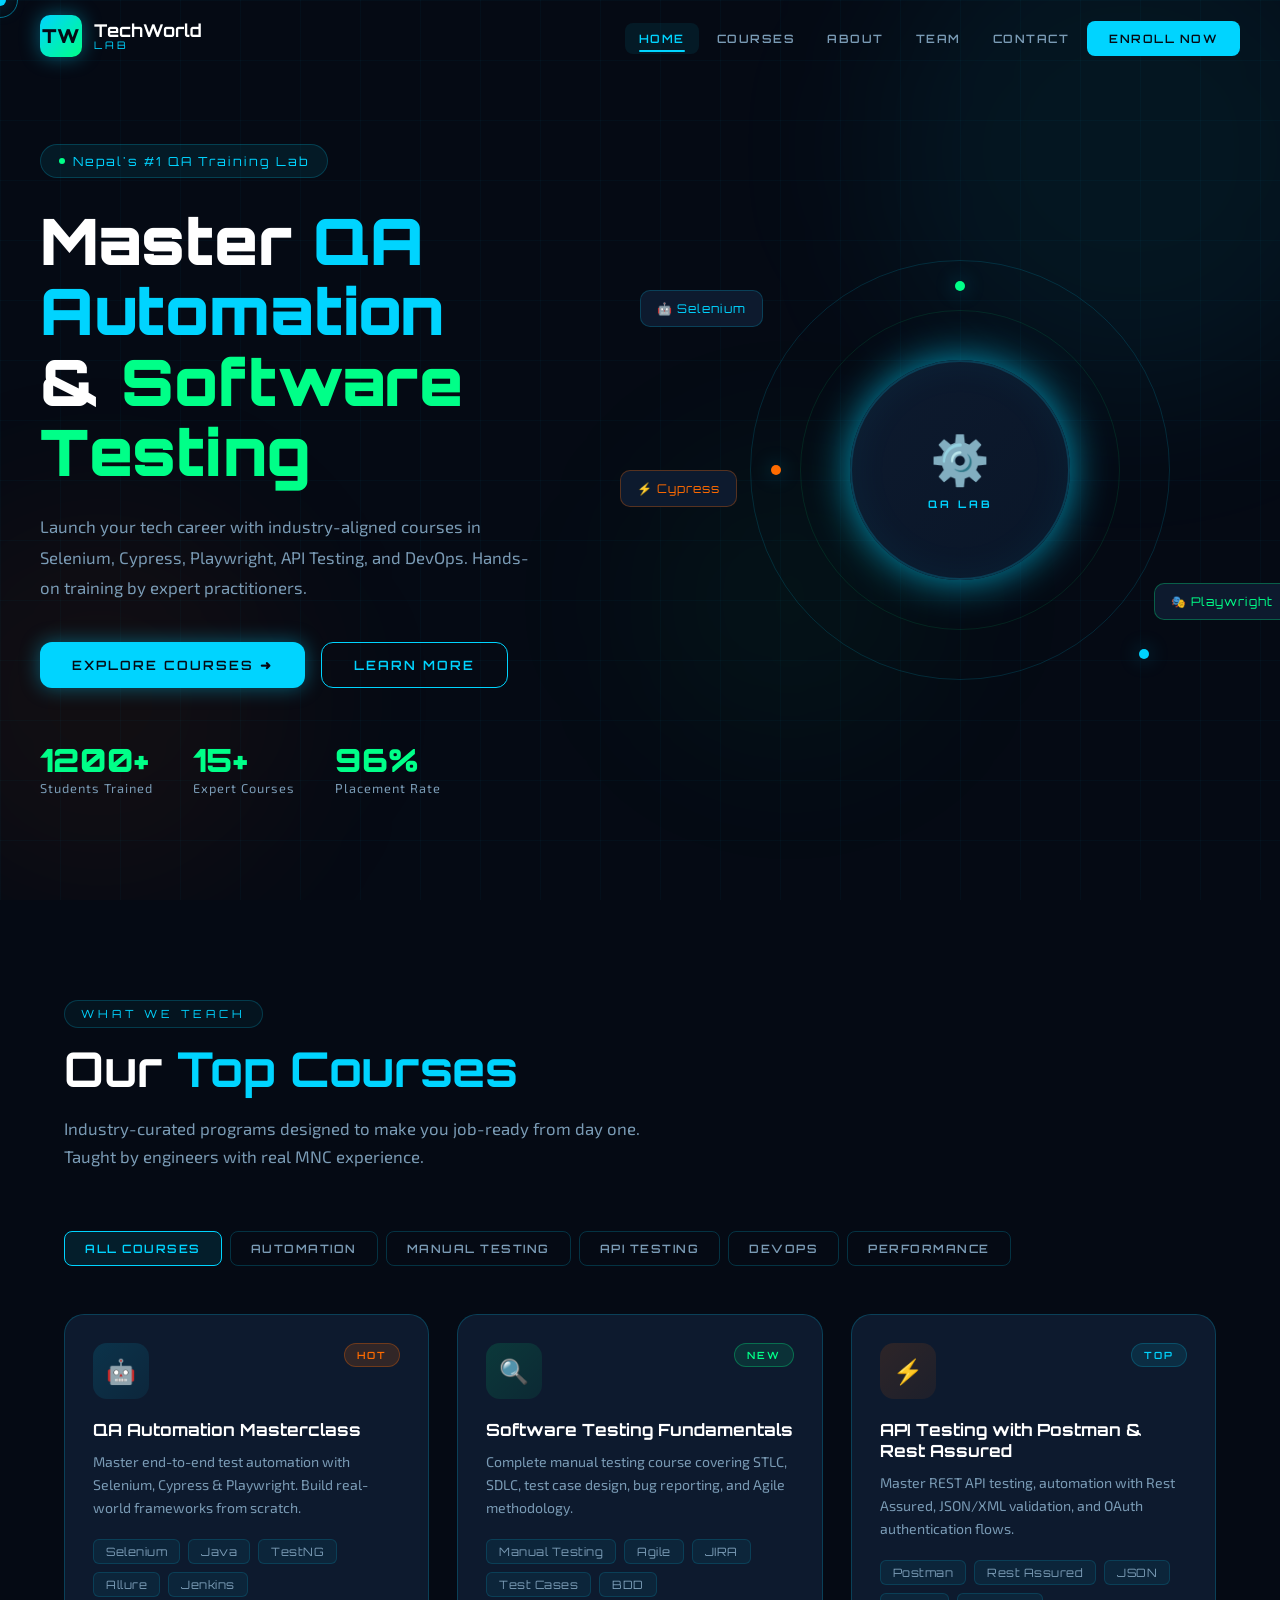
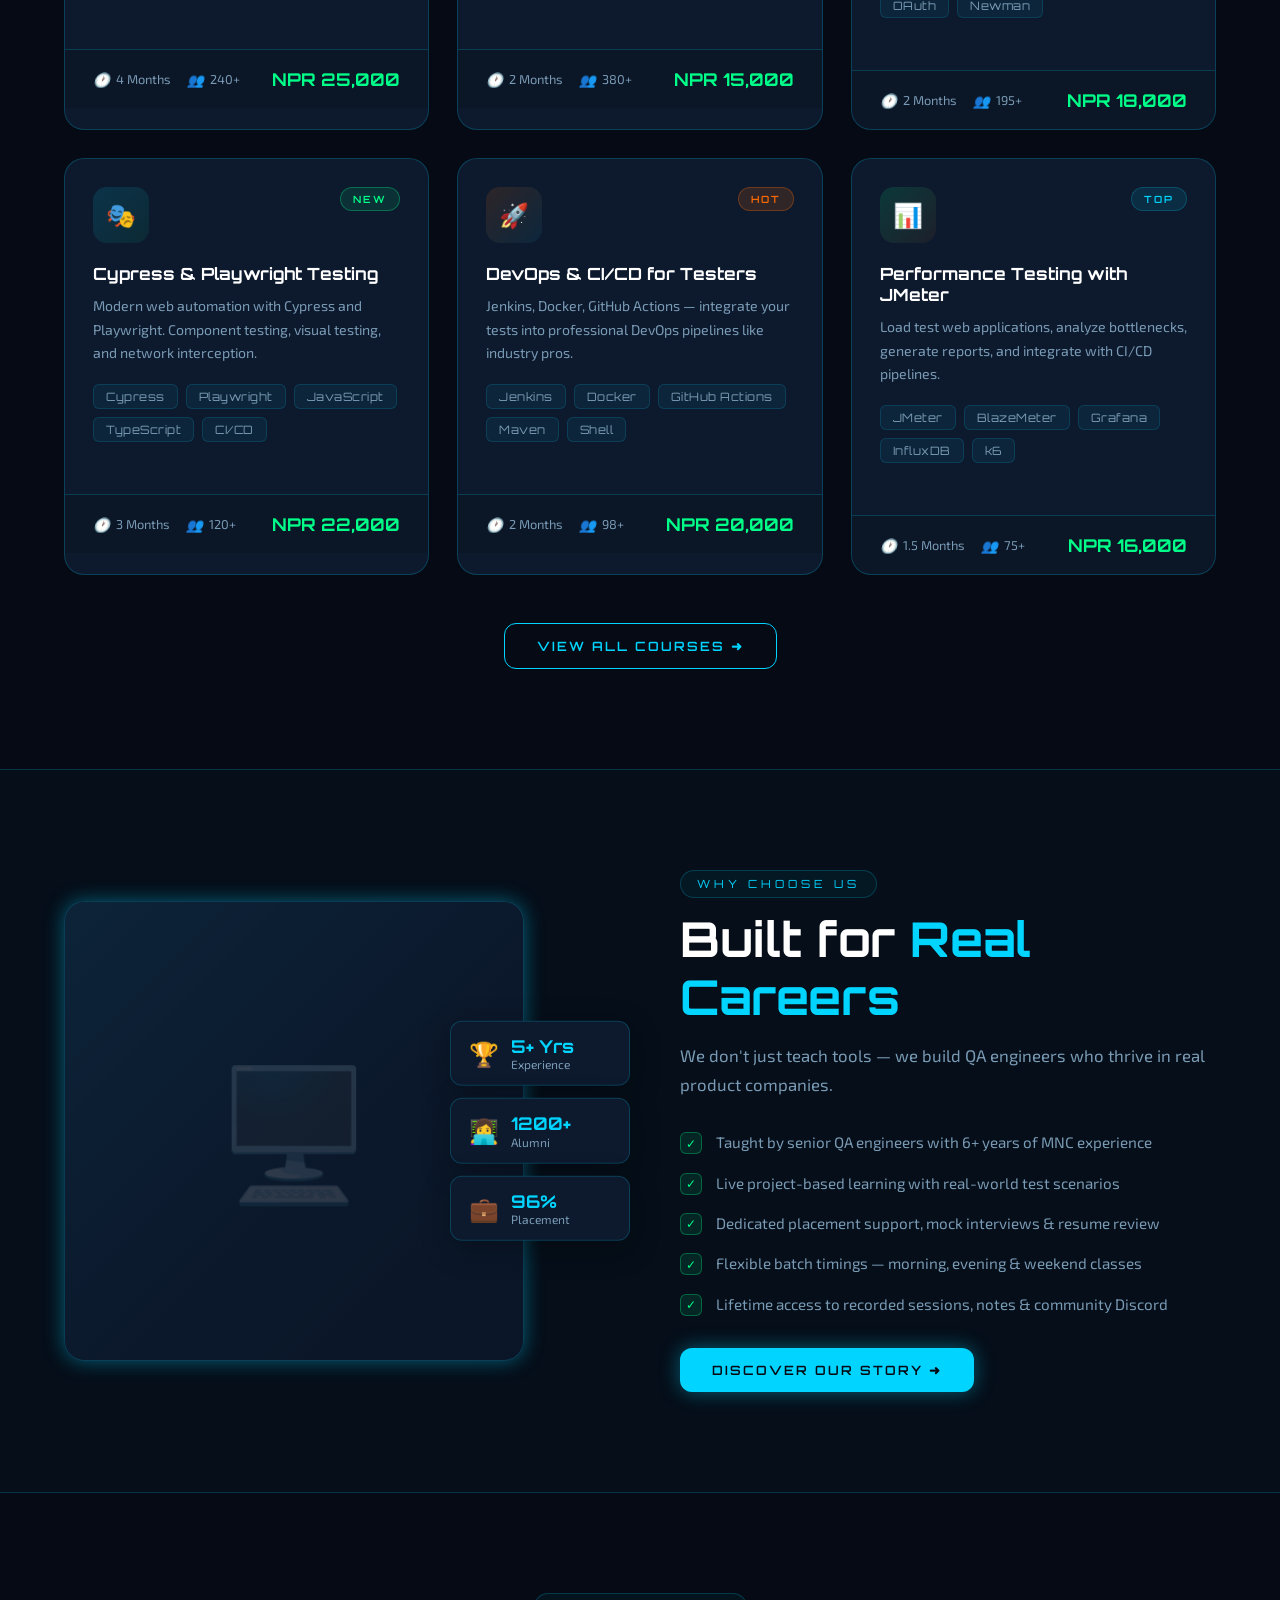
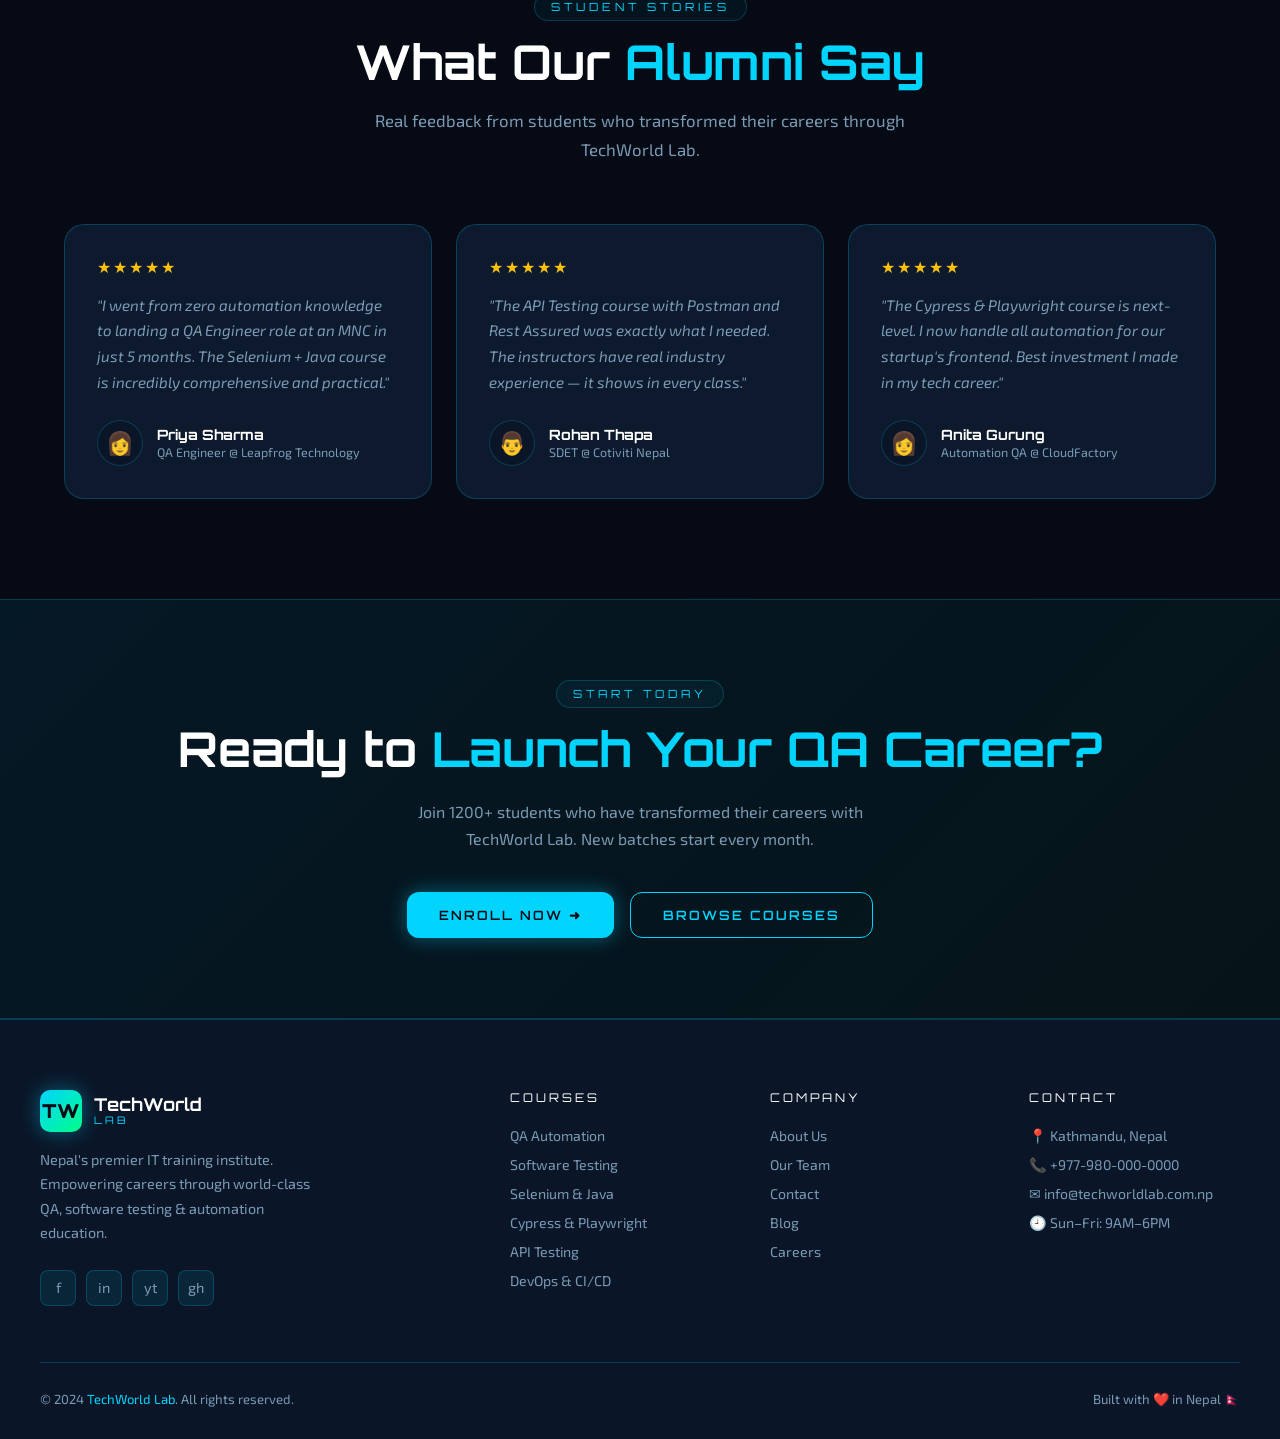
<file: index.html>
<!DOCTYPE html>
<html lang="en">
<head>
  <meta charset="UTF-8" />
  <meta name="viewport" content="width=device-width, initial-scale=1.0"/>
  <title>TechWorld Lab – Nepal's Premier IT Training Institute</title>
  <meta name="description" content="Learn QA Automation, Software Testing, Cypress, Playwright, API Testing and more at TechWorld Lab, Kathmandu, Nepal."/>
  <link rel="stylesheet" href="css/variables.css"/>
  <link rel="stylesheet" href="css/navbar.css"/>
  <link rel="stylesheet" href="css/sections.css"/>
</head>
<body data-page="home">

  <!-- HERO -->
  <section class="hero">
    <div class="orb orb-1"></div>
    <div class="orb orb-2"></div>
    <div class="orb orb-3"></div>
    <div class="hero-inner">
      <div class="hero-content">
        <div class="hero-badge"><span class="dot"></span>Nepal's #1 QA Training Lab</div>
        <h1 class="hero-title">
          Master <span class="line-primary">QA Automation</span><br>
          & <span class="line-accent">Software Testing</span>
        </h1>
        <p class="hero-desc">
          Launch your tech career with industry-aligned courses in Selenium, Cypress, Playwright, API Testing, and DevOps. Hands-on training by expert practitioners.
        </p>
        <div class="hero-actions">
          <a href="courses.html" class="btn btn-primary">Explore Courses ➜</a>
          <a href="about.html" class="btn btn-outline">Learn More</a>
        </div>
        <div class="hero-stats">
          <div class="stat-item">
            <div class="stat-num"><span data-count="1200" data-suffix="+">0+</span></div>
            <div class="stat-label">Students Trained</div>
          </div>
          <div class="stat-item">
            <div class="stat-num"><span data-count="15" data-suffix="+">0+</span></div>
            <div class="stat-label">Expert Courses</div>
          </div>
          <div class="stat-item">
            <div class="stat-num"><span data-count="96" data-suffix="%">0%</span></div>
            <div class="stat-label">Placement Rate</div>
          </div>
        </div>
      </div>
      <div class="hero-visual">
        <div class="hero-ring">
          <div class="orbit-dot"></div>
          <div class="orbit-dot"></div>
          <div class="orbit-dot"></div>
          <div class="hero-ring-inner">
            <div class="hero-core">
              <div class="hero-core-icon">⚙️</div>
              <div class="hero-core-text">QA LAB</div>
            </div>
          </div>
        </div>
        <div class="floating-chip chip-1">🤖 Selenium</div>
        <div class="floating-chip chip-2">🎭 Playwright</div>
        <div class="floating-chip chip-3">⚡ Cypress</div>
      </div>
    </div>
  </section>

  <!-- FEATURED COURSES -->
  <section class="section" id="courses-section">
    <div class="container">
      <div class="fade-in">
        <div class="section-tag">What We Teach</div>
        <h2 class="section-title">Our <span>Top Courses</span></h2>
        <p class="section-subtitle">Industry-curated programs designed to make you job-ready from day one. Taught by engineers with real MNC experience.</p>
      </div>
      <div class="filter-tabs fade-in" id="homeFilterTabs">
        <button class="filter-tab active" data-filter="all">All Courses</button>
        <button class="filter-tab" data-filter="automation">Automation</button>
        <button class="filter-tab" data-filter="testing">Manual Testing</button>
        <button class="filter-tab" data-filter="api">API Testing</button>
        <button class="filter-tab" data-filter="devops">DevOps</button>
        <button class="filter-tab" data-filter="performance">Performance</button>
      </div>
      <div class="courses-grid" id="homeCourseGrid"></div>
      <div style="text-align:center;margin-top:48px;" class="fade-in">
        <a href="courses.html" class="btn btn-outline">View All Courses ➜</a>
      </div>
    </div>
  </section>

  <!-- WHY TECHWORLD -->
  <section class="section" style="background:rgba(0,212,255,0.02);border-top:1px solid var(--border);border-bottom:1px solid var(--border);">
    <div class="container">
      <div class="about-grid">
        <div class="about-visual fade-in">
          <div class="about-img-frame">
            <div class="about-big-icon">🖥️</div>
          </div>
          <div class="about-cards-float">
            <div class="mini-card">
              <div class="mini-card-icon">🏆</div>
              <div class="mini-card-info">
                <div class="mini-card-val">5+ Yrs</div>
                <div class="mini-card-lbl">Experience</div>
              </div>
            </div>
            <div class="mini-card">
              <div class="mini-card-icon">👩‍💻</div>
              <div class="mini-card-info">
                <div class="mini-card-val">1200+</div>
                <div class="mini-card-lbl">Alumni</div>
              </div>
            </div>
            <div class="mini-card">
              <div class="mini-card-icon">💼</div>
              <div class="mini-card-info">
                <div class="mini-card-val">96%</div>
                <div class="mini-card-lbl">Placement</div>
              </div>
            </div>
          </div>
        </div>
        <div class="fade-in">
          <div class="section-tag">Why Choose Us</div>
          <h2 class="section-title">Built for <span>Real Careers</span></h2>
          <p class="section-subtitle" style="margin-bottom:0">We don't just teach tools — we build QA engineers who thrive in real product companies.</p>
          <ul class="about-features">
            <li><div class="check-icon">✓</div>Taught by senior QA engineers with 6+ years of MNC experience</li>
            <li><div class="check-icon">✓</div>Live project-based learning with real-world test scenarios</li>
            <li><div class="check-icon">✓</div>Dedicated placement support, mock interviews & resume review</li>
            <li><div class="check-icon">✓</div>Flexible batch timings — morning, evening & weekend classes</li>
            <li><div class="check-icon">✓</div>Lifetime access to recorded sessions, notes & community Discord</li>
          </ul>
          <a href="about.html" class="btn btn-primary">Discover Our Story ➜</a>
        </div>
      </div>
    </div>
  </section>

  <!-- TESTIMONIALS -->
  <section class="section">
    <div class="container">
      <div class="fade-in" style="text-align:center;">
        <div class="section-tag">Student Stories</div>
        <h2 class="section-title">What Our <span>Alumni Say</span></h2>
        <p class="section-subtitle" style="margin:0 auto 60px;">Real feedback from students who transformed their careers through TechWorld Lab.</p>
      </div>
      <div class="testimonials-grid">
        <div class="testimonial-card fade-in">
          <div class="stars">★★★★★</div>
          <p class="testimonial-text">"I went from zero automation knowledge to landing a QA Engineer role at an MNC in just 5 months. The Selenium + Java course is incredibly comprehensive and practical."</p>
          <div class="testimonial-author">
            <div class="author-avatar">👩</div>
            <div>
              <div class="author-name">Priya Sharma</div>
              <div class="author-role">QA Engineer @ Leapfrog Technology</div>
            </div>
          </div>
        </div>
        <div class="testimonial-card fade-in">
          <div class="stars">★★★★★</div>
          <p class="testimonial-text">"The API Testing course with Postman and Rest Assured was exactly what I needed. The instructors have real industry experience — it shows in every class."</p>
          <div class="testimonial-author">
            <div class="author-avatar">👨</div>
            <div>
              <div class="author-name">Rohan Thapa</div>
              <div class="author-role">SDET @ Cotiviti Nepal</div>
            </div>
          </div>
        </div>
        <div class="testimonial-card fade-in">
          <div class="stars">★★★★★</div>
          <p class="testimonial-text">"The Cypress & Playwright course is next-level. I now handle all automation for our startup's frontend. Best investment I made in my tech career."</p>
          <div class="testimonial-author">
            <div class="author-avatar">👩</div>
            <div>
              <div class="author-name">Anita Gurung</div>
              <div class="author-role">Automation QA @ CloudFactory</div>
            </div>
          </div>
        </div>
      </div>
    </div>
  </section>

  <!-- CTA BANNER -->
  <section style="padding:80px 24px;background:linear-gradient(135deg,rgba(0,212,255,0.07),rgba(0,255,136,0.04));border-top:1px solid var(--border);border-bottom:1px solid var(--border);">
    <div class="container" style="text-align:center;">
      <div class="fade-in">
        <div class="section-tag">Start Today</div>
        <h2 class="section-title" style="margin-bottom:20px;">Ready to <span>Launch Your QA Career?</span></h2>
        <p style="color:var(--text-muted);max-width:500px;margin:0 auto 40px;line-height:1.7;">Join 1200+ students who have transformed their careers with TechWorld Lab. New batches start every month.</p>
        <div style="display:flex;gap:16px;justify-content:center;flex-wrap:wrap;">
          <a href="contact.html" class="btn btn-primary">Enroll Now ➜</a>
          <a href="courses.html" class="btn btn-outline">Browse Courses</a>
        </div>
      </div>
    </div>
  </section>

  <script src="js/components.js"></script>
  <script src="js/courses.js"></script>
  <script>
    document.addEventListener('DOMContentLoaded', () => {
      renderCourseCards('homeCourseGrid', 'all');
      initCourseFilters('homeFilterTabs', 'homeCourseGrid');
    });
  </script>
</body>
</html>
</file>
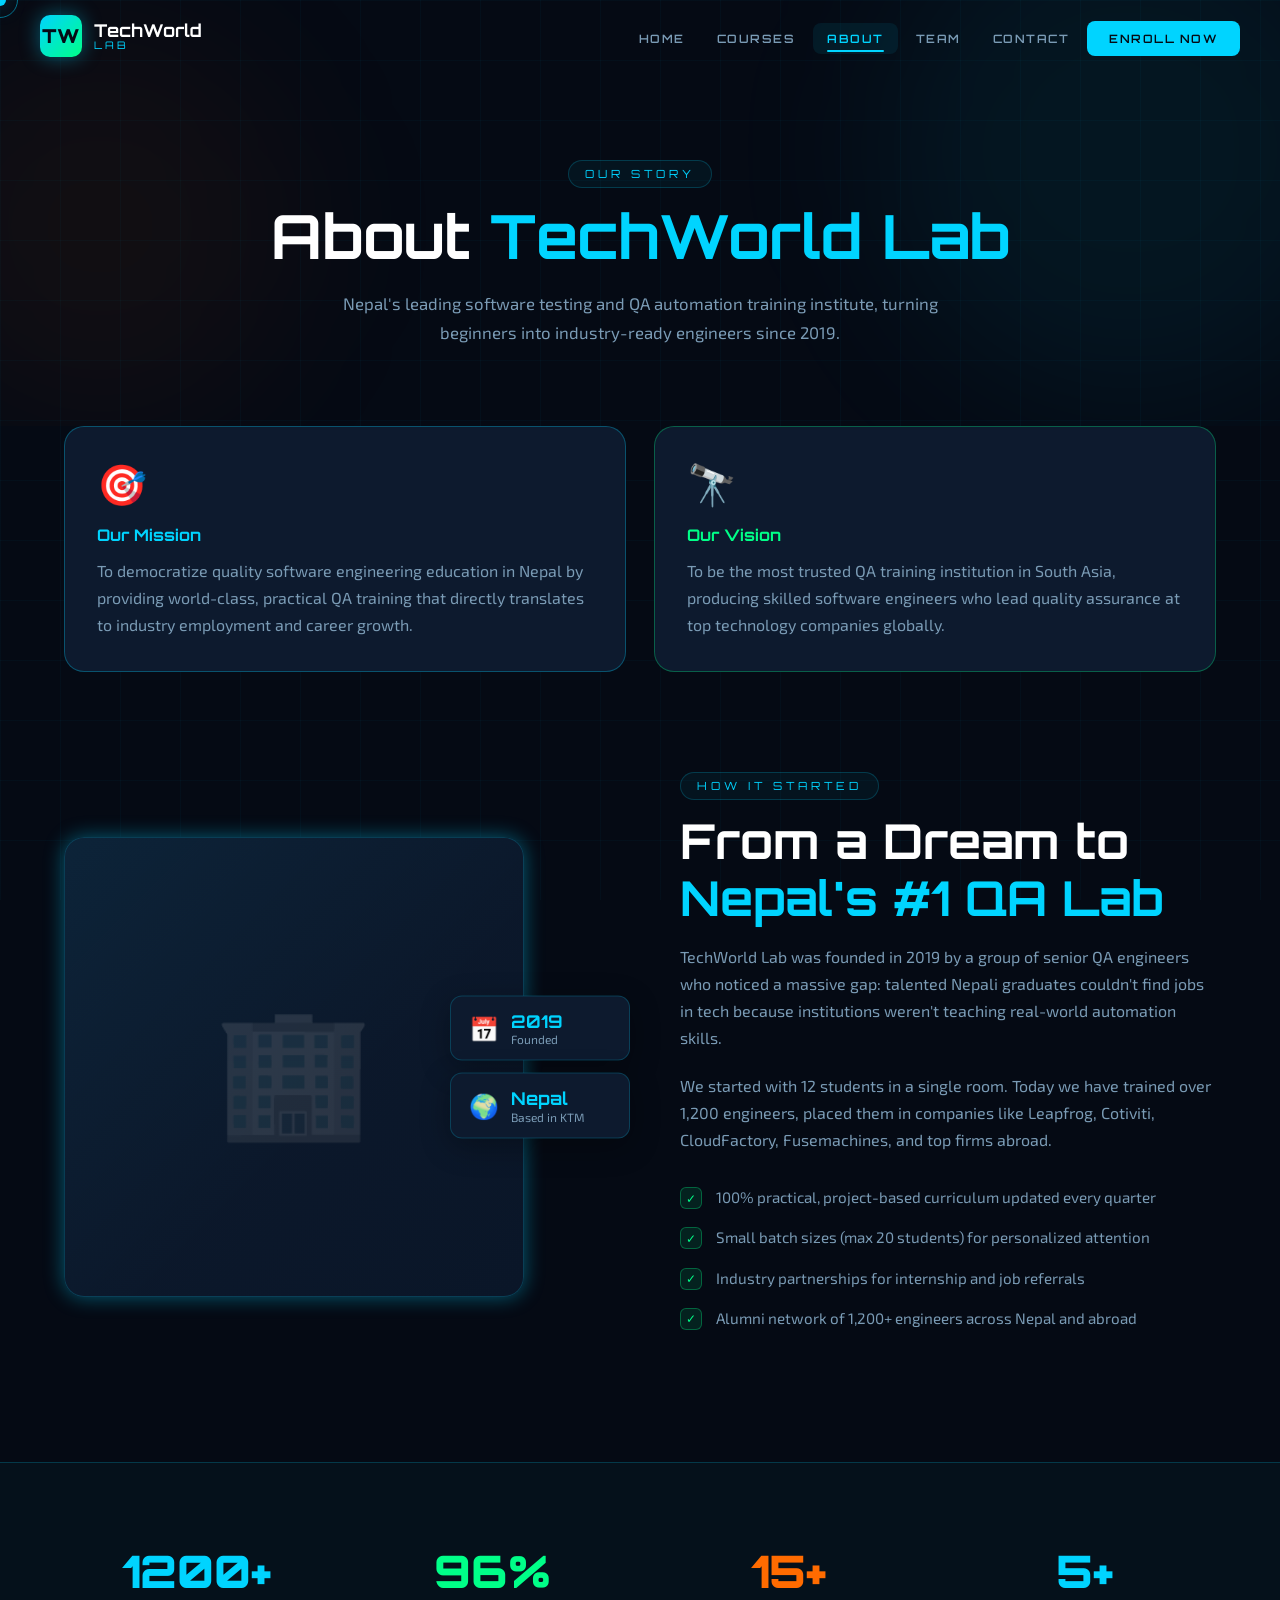
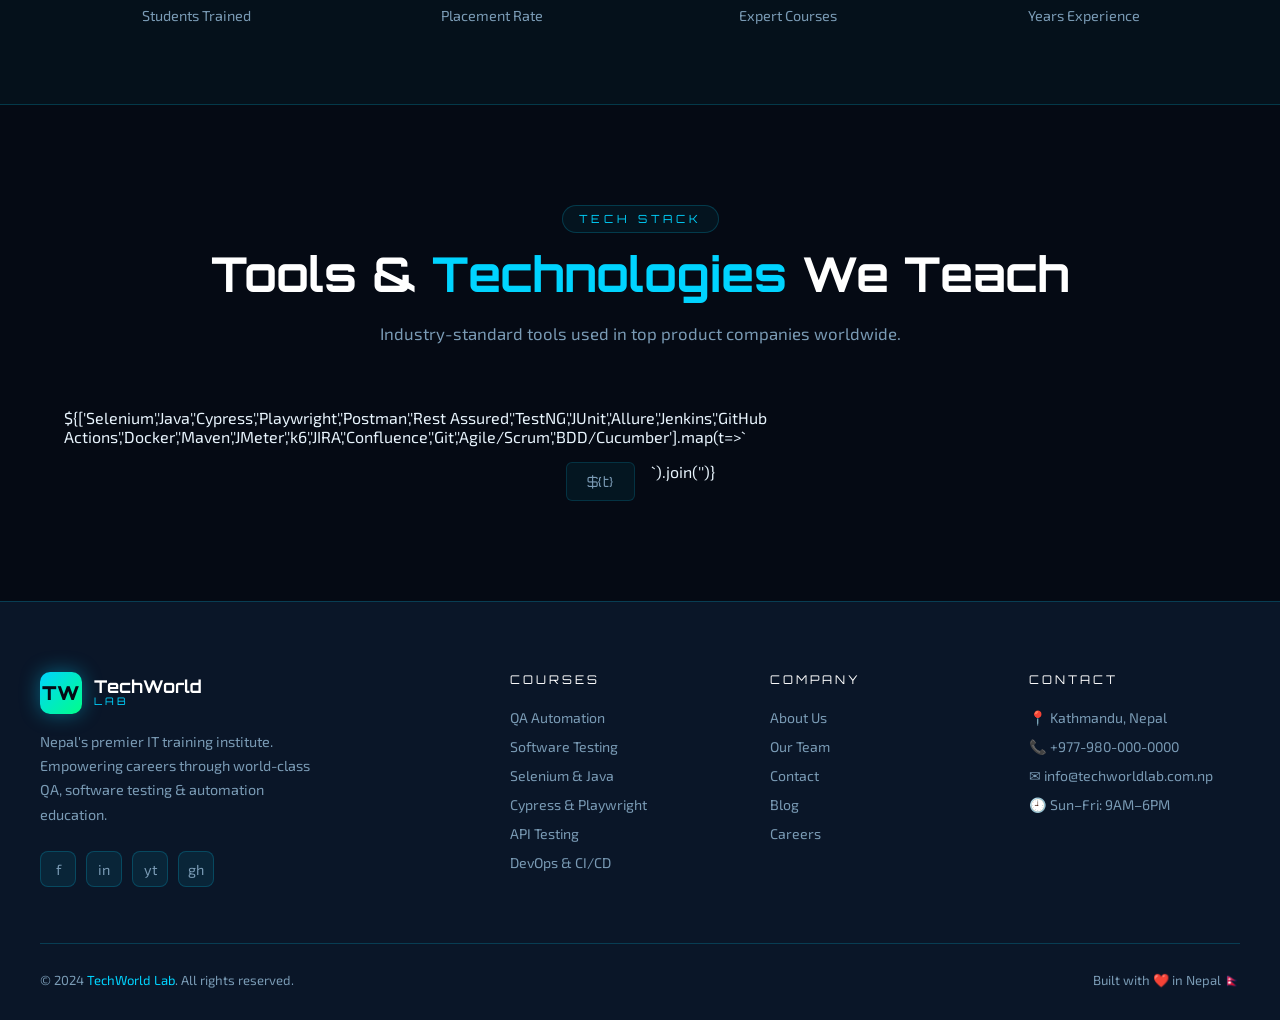
<file: about.html>
<!DOCTYPE html>
<html lang="en">
<head>
  <meta charset="UTF-8"/>
  <meta name="viewport" content="width=device-width, initial-scale=1.0"/>
  <title>About – TechWorld Lab</title>
  <link rel="stylesheet" href="css/variables.css"/>
  <link rel="stylesheet" href="css/navbar.css"/>
  <link rel="stylesheet" href="css/sections.css"/>
</head>
<body data-page="about">

  <!-- PAGE HERO -->
  <section style="padding:160px 24px 80px;position:relative;overflow:hidden;">
    <div class="orb orb-1"></div><div class="orb orb-2"></div>
    <div class="container" style="text-align:center;position:relative;z-index:1;">
      <div class="section-tag fade-in">Our Story</div>
      <h1 class="section-title fade-in" style="font-size:clamp(2.2rem,5vw,3.8rem);">About <span>TechWorld Lab</span></h1>
      <p class="section-subtitle fade-in" style="margin:0 auto;">Nepal's leading software testing and QA automation training institute, turning beginners into industry-ready engineers since 2019.</p>
    </div>
  </section>

  <!-- MISSION / VISION -->
  <section class="section" style="padding-top:0;">
    <div class="container">
      <div style="display:grid;grid-template-columns:1fr 1fr;gap:28px;" class="fade-in">
        <div class="card" style="border-color:rgba(0,212,255,0.3);">
          <div style="font-size:2.5rem;margin-bottom:16px;">🎯</div>
          <div style="font-family:var(--font-display);font-size:1rem;font-weight:700;color:var(--primary);margin-bottom:12px;">Our Mission</div>
          <p style="color:var(--text-muted);line-height:1.7;">To democratize quality software engineering education in Nepal by providing world-class, practical QA training that directly translates to industry employment and career growth.</p>
        </div>
        <div class="card" style="border-color:rgba(0,255,136,0.3);">
          <div style="font-size:2.5rem;margin-bottom:16px;">🔭</div>
          <div style="font-family:var(--font-display);font-size:1rem;font-weight:700;color:var(--accent);margin-bottom:12px;">Our Vision</div>
          <p style="color:var(--text-muted);line-height:1.7;">To be the most trusted QA training institution in South Asia, producing skilled software engineers who lead quality assurance at top technology companies globally.</p>
        </div>
      </div>
    </div>
  </section>

  <!-- STORY -->
  <section class="section" style="padding-top:0;">
    <div class="container">
      <div class="about-grid">
        <div class="about-visual fade-in">
          <div class="about-img-frame" style="min-height:400px;">
            <div class="about-big-icon">🏢</div>
          </div>
          <div class="about-cards-float">
            <div class="mini-card"><div class="mini-card-icon">📅</div><div class="mini-card-info"><div class="mini-card-val">2019</div><div class="mini-card-lbl">Founded</div></div></div>
            <div class="mini-card"><div class="mini-card-icon">🌍</div><div class="mini-card-info"><div class="mini-card-val">Nepal</div><div class="mini-card-lbl">Based in KTM</div></div></div>
          </div>
        </div>
        <div class="fade-in">
          <div class="section-tag">How It Started</div>
          <h2 class="section-title">From a Dream to <span>Nepal's #1 QA Lab</span></h2>
          <p style="color:var(--text-muted);line-height:1.7;margin-bottom:20px;">TechWorld Lab was founded in 2019 by a group of senior QA engineers who noticed a massive gap: talented Nepali graduates couldn't find jobs in tech because institutions weren't teaching real-world automation skills.</p>
          <p style="color:var(--text-muted);line-height:1.7;margin-bottom:32px;">We started with 12 students in a single room. Today we have trained over 1,200 engineers, placed them in companies like Leapfrog, Cotiviti, CloudFactory, Fusemachines, and top firms abroad.</p>
          <ul class="about-features">
            <li><div class="check-icon">✓</div>100% practical, project-based curriculum updated every quarter</li>
            <li><div class="check-icon">✓</div>Small batch sizes (max 20 students) for personalized attention</li>
            <li><div class="check-icon">✓</div>Industry partnerships for internship and job referrals</li>
            <li><div class="check-icon">✓</div>Alumni network of 1,200+ engineers across Nepal and abroad</li>
          </ul>
        </div>
      </div>
    </div>
  </section>

  <!-- STATS -->
  <section style="padding:80px 24px;background:rgba(0,212,255,0.03);border-top:1px solid var(--border);border-bottom:1px solid var(--border);">
    <div class="container">
      <div style="display:grid;grid-template-columns:repeat(4,1fr);gap:32px;text-align:center;" class="fade-in">
        <div><div style="font-family:var(--font-display);font-size:2.8rem;font-weight:900;color:var(--primary);">1200+</div><div style="color:var(--text-muted);font-size:0.9rem;margin-top:8px;">Students Trained</div></div>
        <div><div style="font-family:var(--font-display);font-size:2.8rem;font-weight:900;color:var(--accent);">96%</div><div style="color:var(--text-muted);font-size:0.9rem;margin-top:8px;">Placement Rate</div></div>
        <div><div style="font-family:var(--font-display);font-size:2.8rem;font-weight:900;color:var(--secondary);">15+</div><div style="color:var(--text-muted);font-size:0.9rem;margin-top:8px;">Expert Courses</div></div>
        <div><div style="font-family:var(--font-display);font-size:2.8rem;font-weight:900;color:var(--primary);">5+</div><div style="color:var(--text-muted);font-size:0.9rem;margin-top:8px;">Years Experience</div></div>
      </div>
    </div>
  </section>

  <!-- TOOLS WE TEACH -->
  <section class="section">
    <div class="container">
      <div style="text-align:center;" class="fade-in">
        <div class="section-tag">Tech Stack</div>
        <h2 class="section-title">Tools & <span>Technologies</span> We Teach</h2>
        <p class="section-subtitle" style="margin:0 auto 60px;">Industry-standard tools used in top product companies worldwide.</p>
      </div>
      <div style="display:flex;flex-wrap:wrap;gap:16px;justify-content:center;" class="fade-in">
        ${['Selenium','Java','Cypress','Playwright','Postman','Rest Assured','TestNG','JUnit','Allure','Jenkins','GitHub Actions','Docker','Maven','JMeter','k6','JIRA','Confluence','Git','Agile/Scrum','BDD/Cucumber'].map(t=>`<span class="tag" style="font-size:0.88rem;padding:10px 20px;">${t}</span>`).join('')}
      </div>
    </div>
  </section>

  <script src="js/components.js"></script>
</body>
</html>
</file>
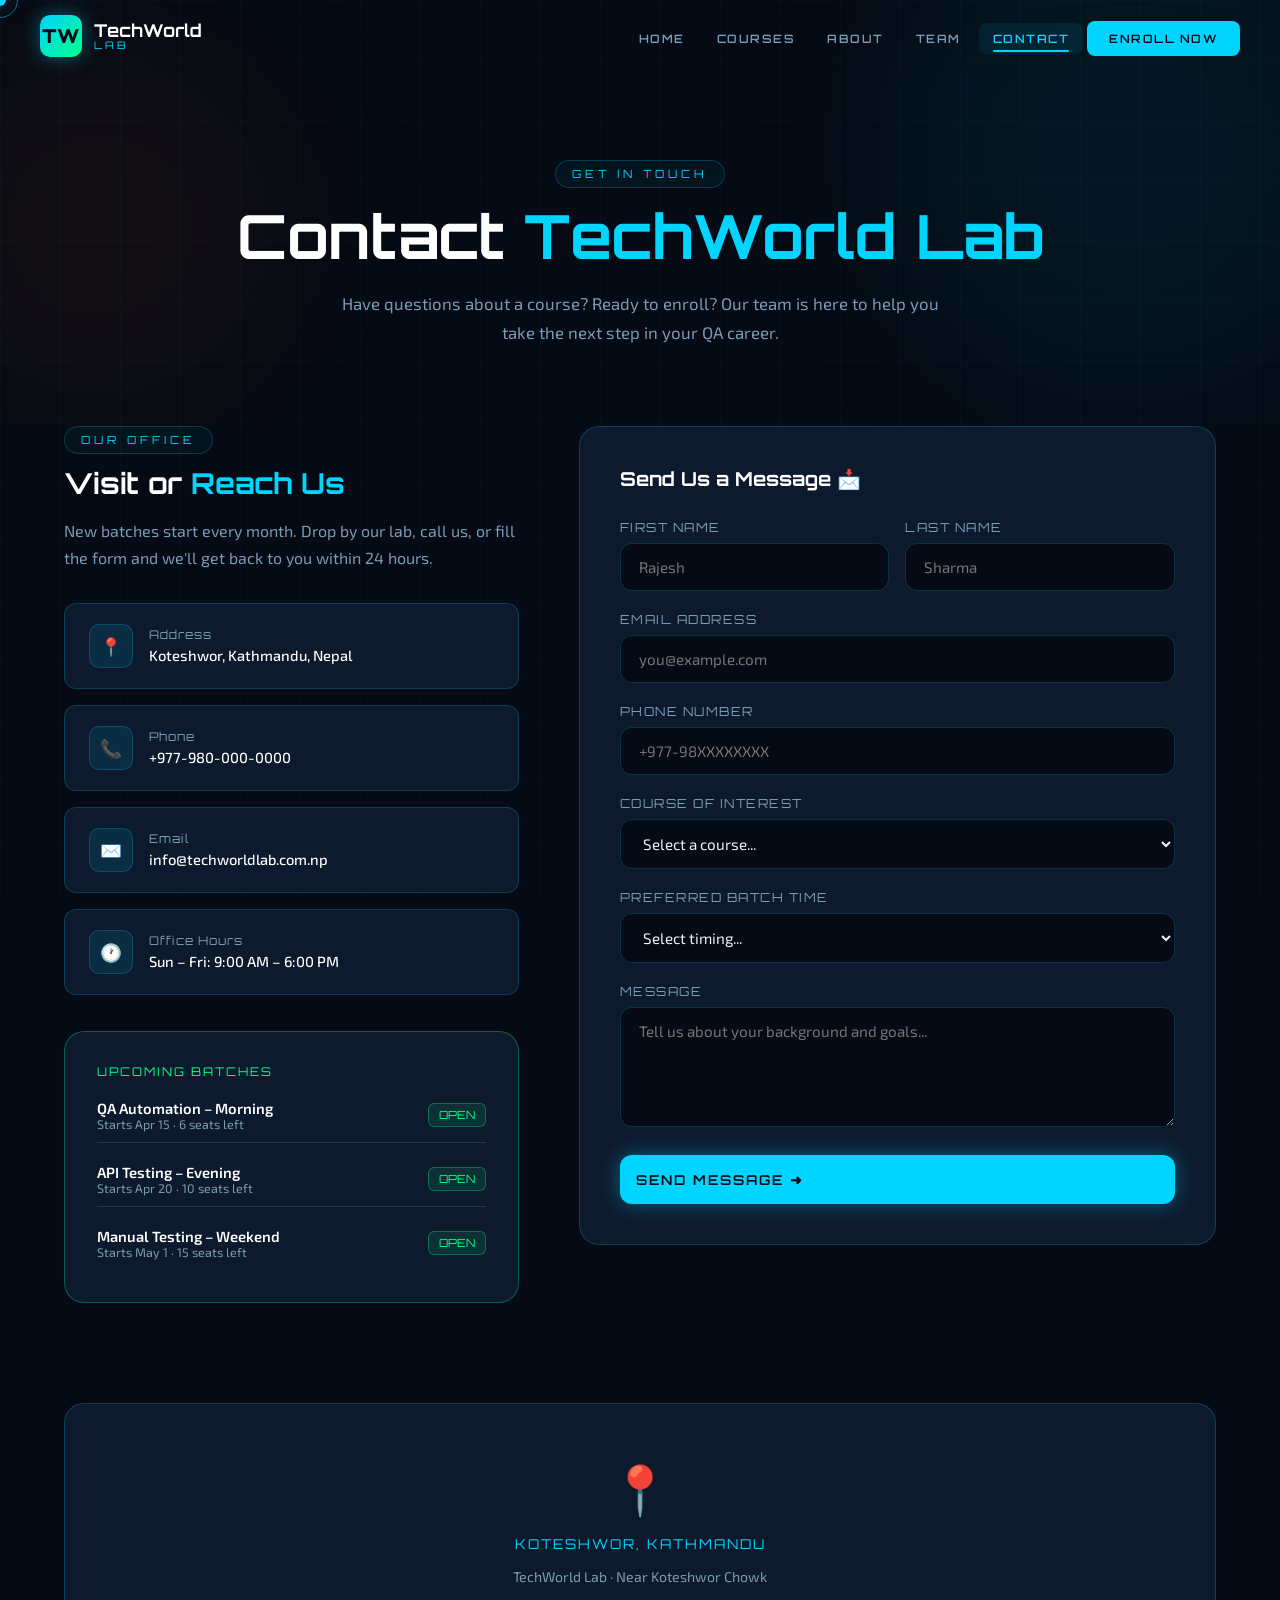
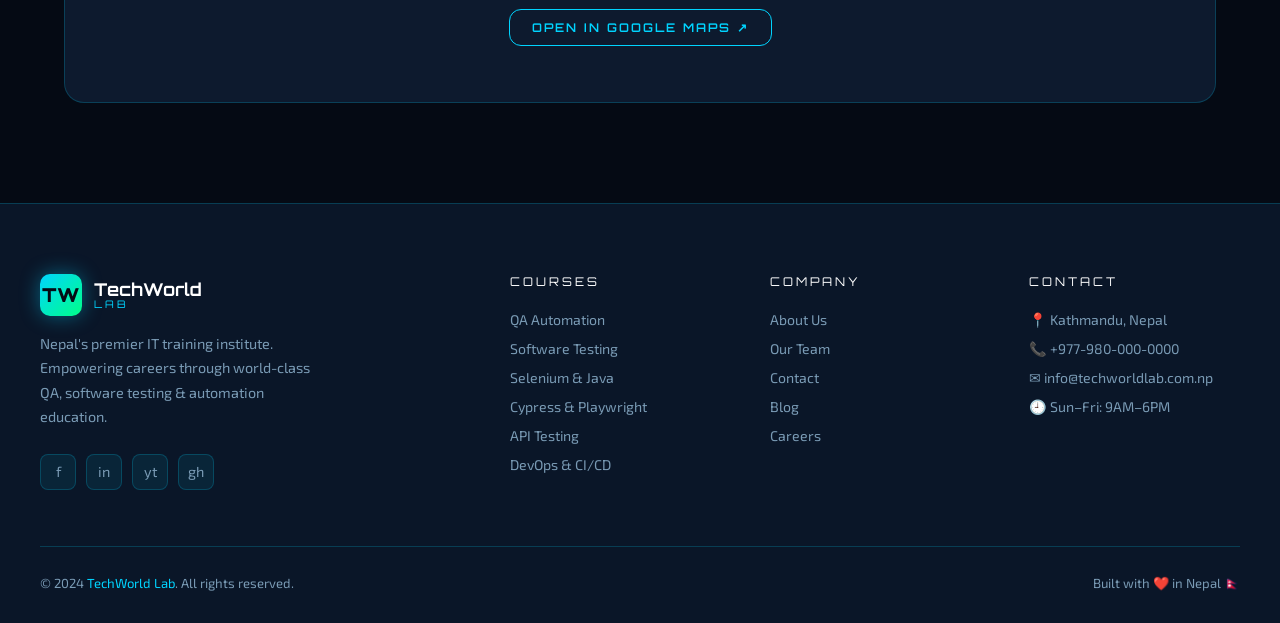
<file: contact.html>
<!DOCTYPE html>
<html lang="en">
<head>
  <meta charset="UTF-8"/>
  <meta name="viewport" content="width=device-width, initial-scale=1.0"/>
  <title>Contact – TechWorld Lab</title>
  <link rel="stylesheet" href="css/variables.css"/>
  <link rel="stylesheet" href="css/navbar.css"/>
  <link rel="stylesheet" href="css/sections.css"/>
</head>
<body data-page="contact">

  <section style="padding:160px 24px 80px;position:relative;overflow:hidden;">
    <div class="orb orb-1"></div><div class="orb orb-2"></div>
    <div class="container" style="text-align:center;position:relative;z-index:1;">
      <div class="section-tag fade-in">Get In Touch</div>
      <h1 class="section-title fade-in" style="font-size:clamp(2.2rem,5vw,3.8rem);">Contact <span>TechWorld Lab</span></h1>
      <p class="section-subtitle fade-in" style="margin:0 auto;">Have questions about a course? Ready to enroll? Our team is here to help you take the next step in your QA career.</p>
    </div>
  </section>

  <!-- CONTACT SECTION -->
  <section class="section" style="padding-top:0;">
    <div class="container">
      <div class="contact-grid">
        <!-- LEFT: Info -->
        <div class="fade-in">
          <div class="section-tag">Our Office</div>
          <h2 class="section-title" style="font-size:1.8rem;">Visit or <span>Reach Us</span></h2>
          <p style="color:var(--text-muted);line-height:1.7;margin-bottom:32px;">New batches start every month. Drop by our lab, call us, or fill the form and we'll get back to you within 24 hours.</p>
          <div class="contact-info-cards">
            <div class="contact-info-card">
              <div class="contact-info-icon">📍</div>
              <div>
                <div class="contact-info-label">Address</div>
                <div class="contact-info-val">Koteshwor, Kathmandu, Nepal</div>
              </div>
            </div>
            <div class="contact-info-card">
              <div class="contact-info-icon">📞</div>
              <div>
                <div class="contact-info-label">Phone</div>
                <div class="contact-info-val">+977-980-000-0000</div>
              </div>
            </div>
            <div class="contact-info-card">
              <div class="contact-info-icon">✉️</div>
              <div>
                <div class="contact-info-label">Email</div>
                <div class="contact-info-val">info@techworldlab.com.np</div>
              </div>
            </div>
            <div class="contact-info-card">
              <div class="contact-info-icon">🕐</div>
              <div>
                <div class="contact-info-label">Office Hours</div>
                <div class="contact-info-val">Sun – Fri: 9:00 AM – 6:00 PM</div>
              </div>
            </div>
          </div>
          <!-- Batch info -->
          <div class="card" style="border-color:rgba(0,255,136,0.3);margin-top:8px;">
            <div style="font-family:var(--font-display);font-size:0.75rem;letter-spacing:2px;color:var(--accent);margin-bottom:10px;">UPCOMING BATCHES</div>
            <div style="display:flex;flex-direction:column;gap:10px;">
              <div style="display:flex;justify-content:space-between;align-items:center;padding:10px 0;border-bottom:1px solid var(--border);">
                <div><div style="font-size:0.92rem;color:var(--text-bright);font-weight:600;">QA Automation – Morning</div><div style="font-size:0.78rem;color:var(--text-muted);">Starts Apr 15 · 6 seats left</div></div>
                <span style="font-size:0.7rem;padding:4px 10px;background:rgba(0,255,136,0.1);color:var(--accent);border:1px solid rgba(0,255,136,0.3);border-radius:6px;font-family:var(--font-display);">OPEN</span>
              </div>
              <div style="display:flex;justify-content:space-between;align-items:center;padding:10px 0;border-bottom:1px solid var(--border);">
                <div><div style="font-size:0.92rem;color:var(--text-bright);font-weight:600;">API Testing – Evening</div><div style="font-size:0.78rem;color:var(--text-muted);">Starts Apr 20 · 10 seats left</div></div>
                <span style="font-size:0.7rem;padding:4px 10px;background:rgba(0,255,136,0.1);color:var(--accent);border:1px solid rgba(0,255,136,0.3);border-radius:6px;font-family:var(--font-display);">OPEN</span>
              </div>
              <div style="display:flex;justify-content:space-between;align-items:center;padding:10px 0;">
                <div><div style="font-size:0.92rem;color:var(--text-bright);font-weight:600;">Manual Testing – Weekend</div><div style="font-size:0.78rem;color:var(--text-muted);">Starts May 1 · 15 seats left</div></div>
                <span style="font-size:0.7rem;padding:4px 10px;background:rgba(0,255,136,0.1);color:var(--accent);border:1px solid rgba(0,255,136,0.3);border-radius:6px;font-family:var(--font-display);">OPEN</span>
              </div>
            </div>
          </div>
        </div>

        <!-- RIGHT: Form -->
        <div class="contact-form fade-in">
          <div class="form-title">Send Us a Message 📩</div>
          <form id="contactForm" novalidate>
            <div class="form-row">
              <div class="form-group">
                <label class="form-label">First Name</label>
                <input type="text" class="form-input" id="firstName" placeholder="Rajesh" required/>
              </div>
              <div class="form-group">
                <label class="form-label">Last Name</label>
                <input type="text" class="form-input" id="lastName" placeholder="Sharma"/>
              </div>
            </div>
            <div class="form-group">
              <label class="form-label">Email Address</label>
              <input type="email" class="form-input" id="email" placeholder="you@example.com" required/>
            </div>
            <div class="form-group">
              <label class="form-label">Phone Number</label>
              <input type="tel" class="form-input" id="phone" placeholder="+977-98XXXXXXXX"/>
            </div>
            <div class="form-group">
              <label class="form-label">Course of Interest</label>
              <select class="form-select" id="course">
                <option value="">Select a course...</option>
                <option>QA Automation Masterclass</option>
                <option>Software Testing Fundamentals</option>
                <option>API Testing with Postman & Rest Assured</option>
                <option>Cypress & Playwright Testing</option>
                <option>DevOps & CI/CD for Testers</option>
                <option>Performance Testing with JMeter</option>
                <option>Not sure yet – need guidance</option>
              </select>
            </div>
            <div class="form-group">
              <label class="form-label">Preferred Batch Time</label>
              <select class="form-select" id="batch">
                <option value="">Select timing...</option>
                <option>Morning (7AM – 9AM)</option>
                <option>Daytime (10AM – 12PM)</option>
                <option>Evening (5PM – 7PM)</option>
                <option>Weekend (Sat/Sun)</option>
              </select>
            </div>
            <div class="form-group">
              <label class="form-label">Message</label>
              <textarea class="form-textarea" id="message" placeholder="Tell us about your background and goals..."></textarea>
            </div>
            <button type="submit" class="btn btn-primary form-submit">Send Message ➜</button>
          </form>
        </div>
      </div>
    </div>
  </section>

  <!-- MAP PLACEHOLDER -->
  <section style="padding:0 24px 100px;">
    <div class="container">
      <div class="fade-in" style="background:var(--bg-card);border:1px solid var(--border);border-radius:var(--radius-lg);overflow:hidden;height:300px;display:flex;align-items:center;justify-content:center;flex-direction:column;gap:16px;">
        <div style="font-size:3rem;">📍</div>
        <div style="font-family:var(--font-display);font-size:0.85rem;letter-spacing:2px;color:var(--primary);">KOTESHWOR, KATHMANDU</div>
        <div style="font-size:0.88rem;color:var(--text-muted);">TechWorld Lab · Near Koteshwor Chowk</div>
        <a href="https://maps.google.com/?q=Koteshwor,Kathmandu,Nepal" target="_blank" class="btn btn-outline" style="margin-top:8px;font-size:0.75rem;padding:10px 22px;">Open in Google Maps ↗</a>
      </div>
    </div>
  </section>

  <script src="js/components.js"></script>
  <script>
    document.getElementById('contactForm').addEventListener('submit', function(e) {
      e.preventDefault();
      const name = document.getElementById('firstName').value.trim();
      const email = document.getElementById('email').value.trim();
      if (!name || !email) { showToast('Please fill in required fields.', '⚠️'); return; }
      showToast(`Thanks ${name}! We'll contact you within 24 hours. 🎉`, '✅');
      this.reset();
    });
  </script>
</body>
</html>
</file>
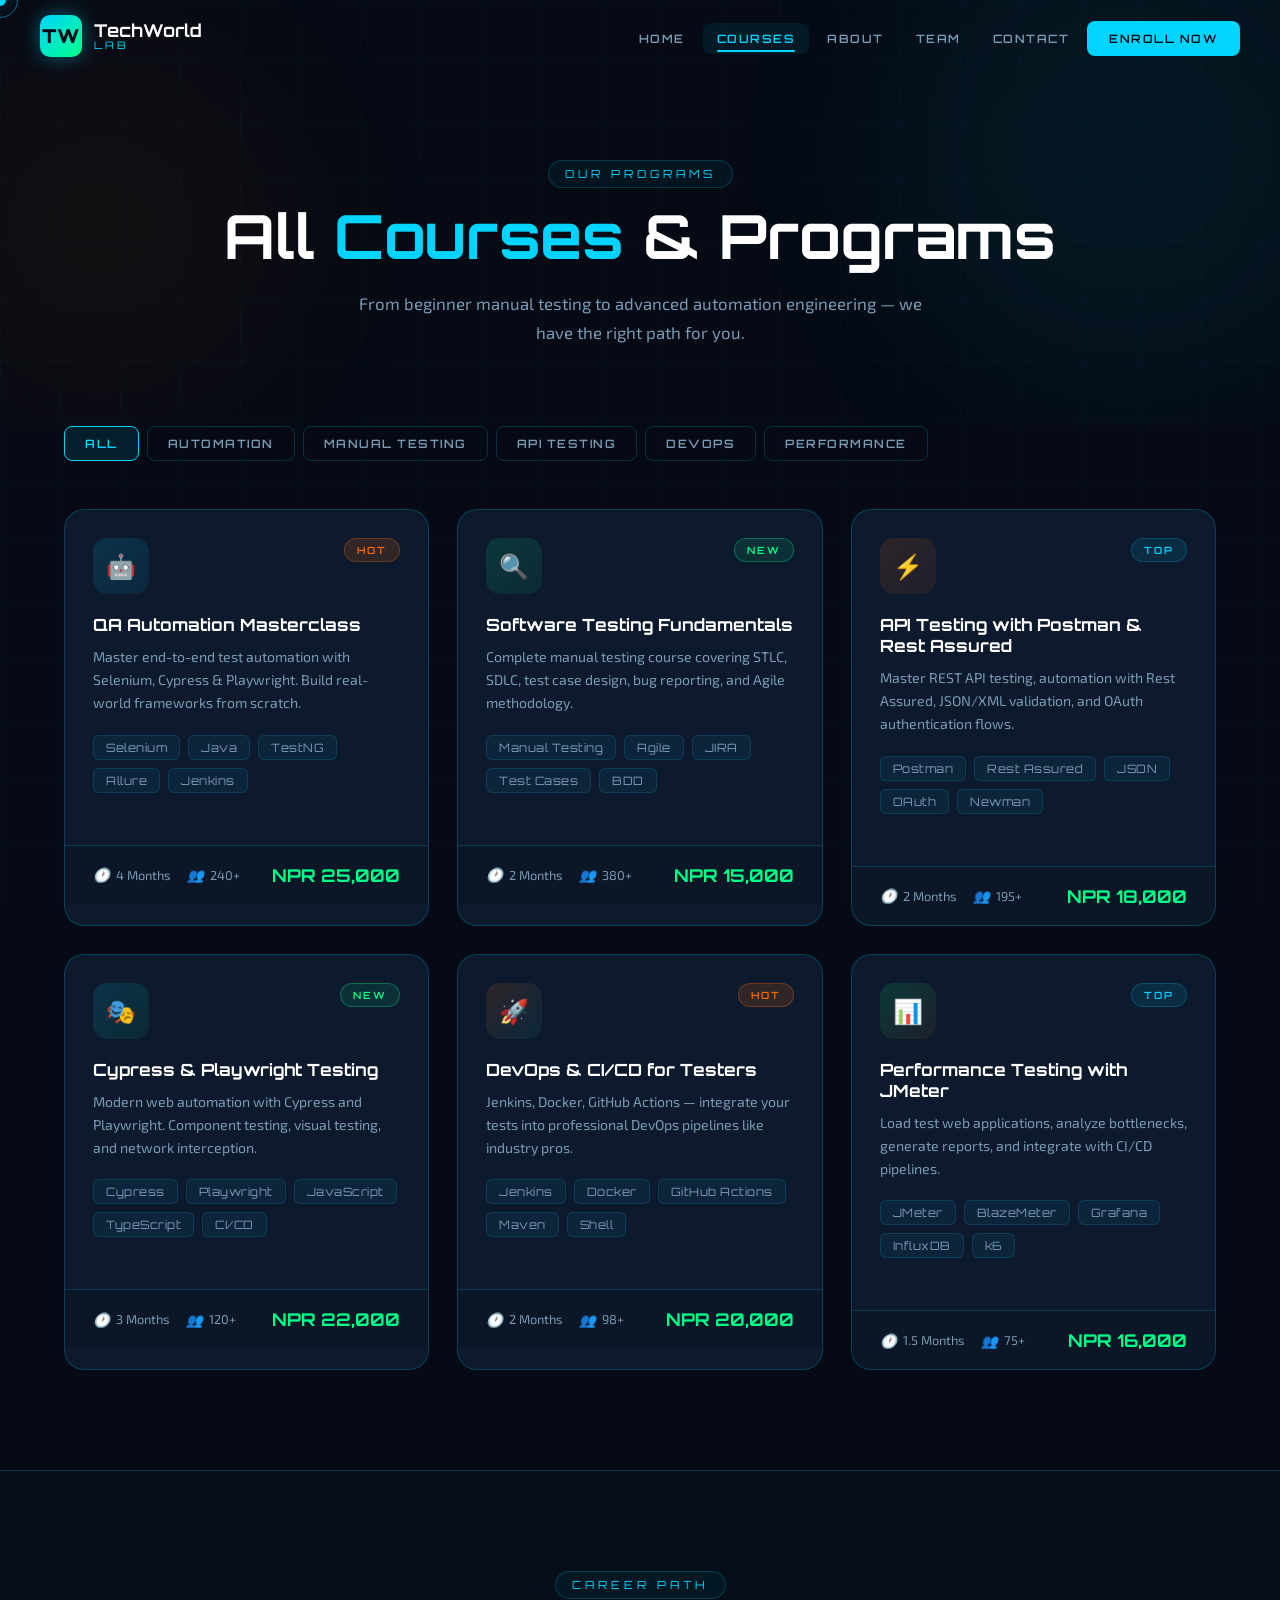
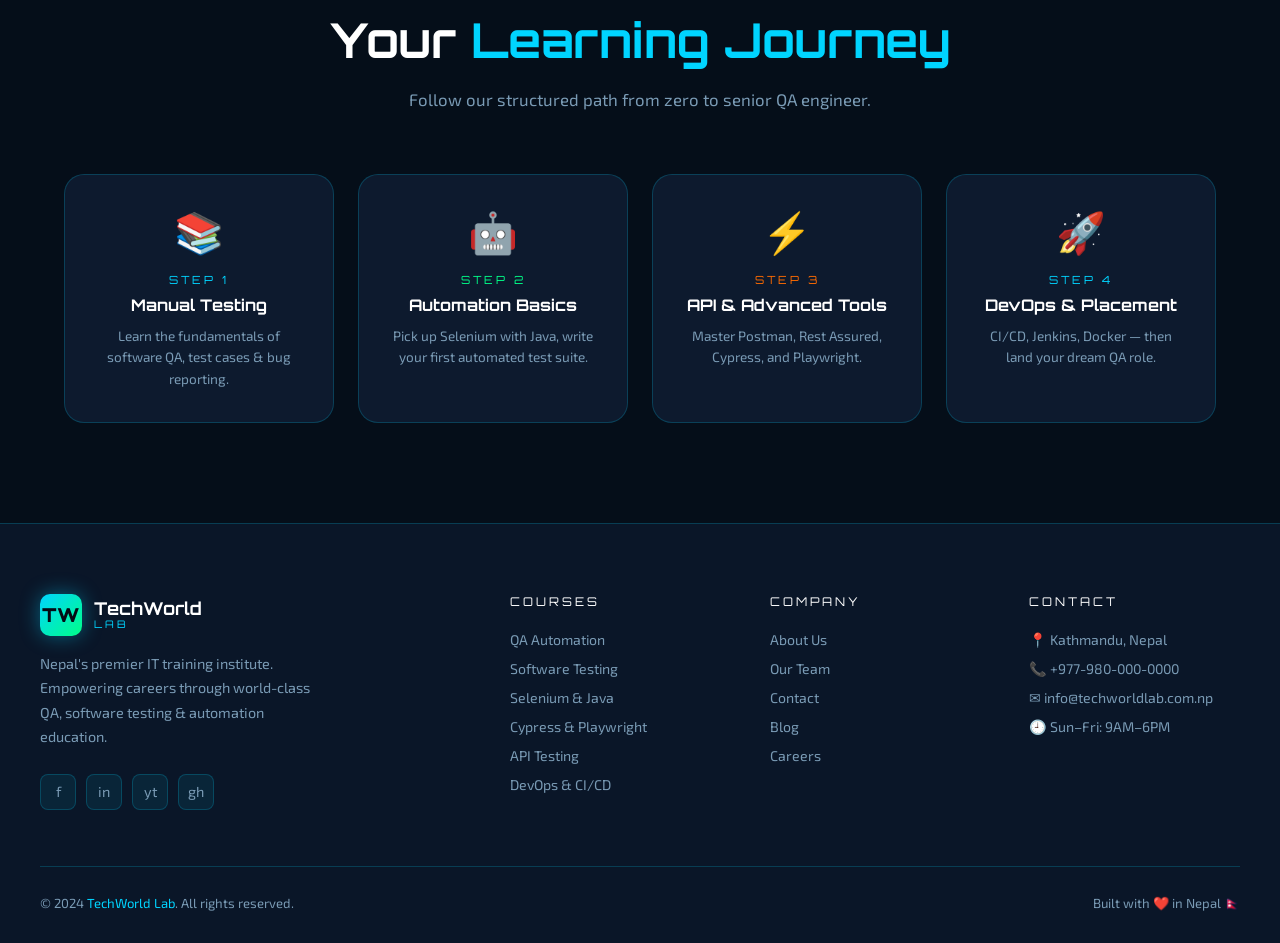
<file: courses.html>
<!DOCTYPE html>
<html lang="en">
<head>
  <meta charset="UTF-8"/>
  <meta name="viewport" content="width=device-width, initial-scale=1.0"/>
  <title>Courses – TechWorld Lab</title>
  <link rel="stylesheet" href="css/variables.css"/>
  <link rel="stylesheet" href="css/navbar.css"/>
  <link rel="stylesheet" href="css/sections.css"/>
</head>
<body data-page="courses">

  <!-- PAGE HERO -->
  <section style="padding:160px 24px 80px;position:relative;overflow:hidden;">
    <div class="orb orb-1"></div>
    <div class="orb orb-2"></div>
    <div class="container" style="text-align:center;position:relative;z-index:1;">
      <div class="section-tag fade-in">Our Programs</div>
      <h1 class="section-title fade-in" style="font-size:clamp(2.2rem,5vw,3.8rem);">All <span>Courses</span> & Programs</h1>
      <p class="section-subtitle fade-in" style="margin:0 auto 0;text-align:center;">
        From beginner manual testing to advanced automation engineering — we have the right path for you.
      </p>
    </div>
  </section>

  <!-- COURSES -->
  <section class="section" style="padding-top:0;">
    <div class="container">
      <div class="filter-tabs fade-in" id="courseFilterTabs">
        <button class="filter-tab active" data-filter="all">All</button>
        <button class="filter-tab" data-filter="automation">Automation</button>
        <button class="filter-tab" data-filter="testing">Manual Testing</button>
        <button class="filter-tab" data-filter="api">API Testing</button>
        <button class="filter-tab" data-filter="devops">DevOps</button>
        <button class="filter-tab" data-filter="performance">Performance</button>
      </div>
      <div class="courses-grid" id="allCourseGrid"></div>
    </div>
  </section>

  <!-- LEARNING PATH -->
  <section class="section" style="background:rgba(0,212,255,0.02);border-top:1px solid var(--border);">
    <div class="container">
      <div style="text-align:center;" class="fade-in">
        <div class="section-tag">Career Path</div>
        <h2 class="section-title">Your <span>Learning Journey</span></h2>
        <p class="section-subtitle" style="margin:0 auto 60px;">Follow our structured path from zero to senior QA engineer.</p>
      </div>
      <div style="display:grid;grid-template-columns:repeat(auto-fit,minmax(220px,1fr));gap:24px;">
        <div class="card fade-in" style="text-align:center;">
          <div style="font-size:2.5rem;margin-bottom:16px;">📚</div>
          <div style="font-family:var(--font-display);font-size:0.7rem;letter-spacing:3px;color:var(--primary);margin-bottom:8px;">STEP 1</div>
          <div style="font-family:var(--font-display);font-size:1rem;font-weight:700;color:var(--text-bright);margin-bottom:10px;">Manual Testing</div>
          <div style="font-size:0.85rem;color:var(--text-muted);line-height:1.6;">Learn the fundamentals of software QA, test cases & bug reporting.</div>
        </div>
        <div class="card fade-in" style="text-align:center;">
          <div style="font-size:2.5rem;margin-bottom:16px;">🤖</div>
          <div style="font-family:var(--font-display);font-size:0.7rem;letter-spacing:3px;color:var(--accent);margin-bottom:8px;">STEP 2</div>
          <div style="font-family:var(--font-display);font-size:1rem;font-weight:700;color:var(--text-bright);margin-bottom:10px;">Automation Basics</div>
          <div style="font-size:0.85rem;color:var(--text-muted);line-height:1.6;">Pick up Selenium with Java, write your first automated test suite.</div>
        </div>
        <div class="card fade-in" style="text-align:center;">
          <div style="font-size:2.5rem;margin-bottom:16px;">⚡</div>
          <div style="font-family:var(--font-display);font-size:0.7rem;letter-spacing:3px;color:var(--secondary);margin-bottom:8px;">STEP 3</div>
          <div style="font-family:var(--font-display);font-size:1rem;font-weight:700;color:var(--text-bright);margin-bottom:10px;">API & Advanced Tools</div>
          <div style="font-size:0.85rem;color:var(--text-muted);line-height:1.6;">Master Postman, Rest Assured, Cypress, and Playwright.</div>
        </div>
        <div class="card fade-in" style="text-align:center;">
          <div style="font-size:2.5rem;margin-bottom:16px;">🚀</div>
          <div style="font-family:var(--font-display);font-size:0.7rem;letter-spacing:3px;color:var(--primary);margin-bottom:8px;">STEP 4</div>
          <div style="font-family:var(--font-display);font-size:1rem;font-weight:700;color:var(--text-bright);margin-bottom:10px;">DevOps & Placement</div>
          <div style="font-size:0.85rem;color:var(--text-muted);line-height:1.6;">CI/CD, Jenkins, Docker — then land your dream QA role.</div>
        </div>
      </div>
    </div>
  </section>

  <script src="js/components.js"></script>
  <script src="js/courses.js"></script>
  <script>
    document.addEventListener('DOMContentLoaded', () => {
      renderCourseCards('allCourseGrid', 'all');
      initCourseFilters('courseFilterTabs', 'allCourseGrid');
    });
  </script>
</body>
</html>
</file>
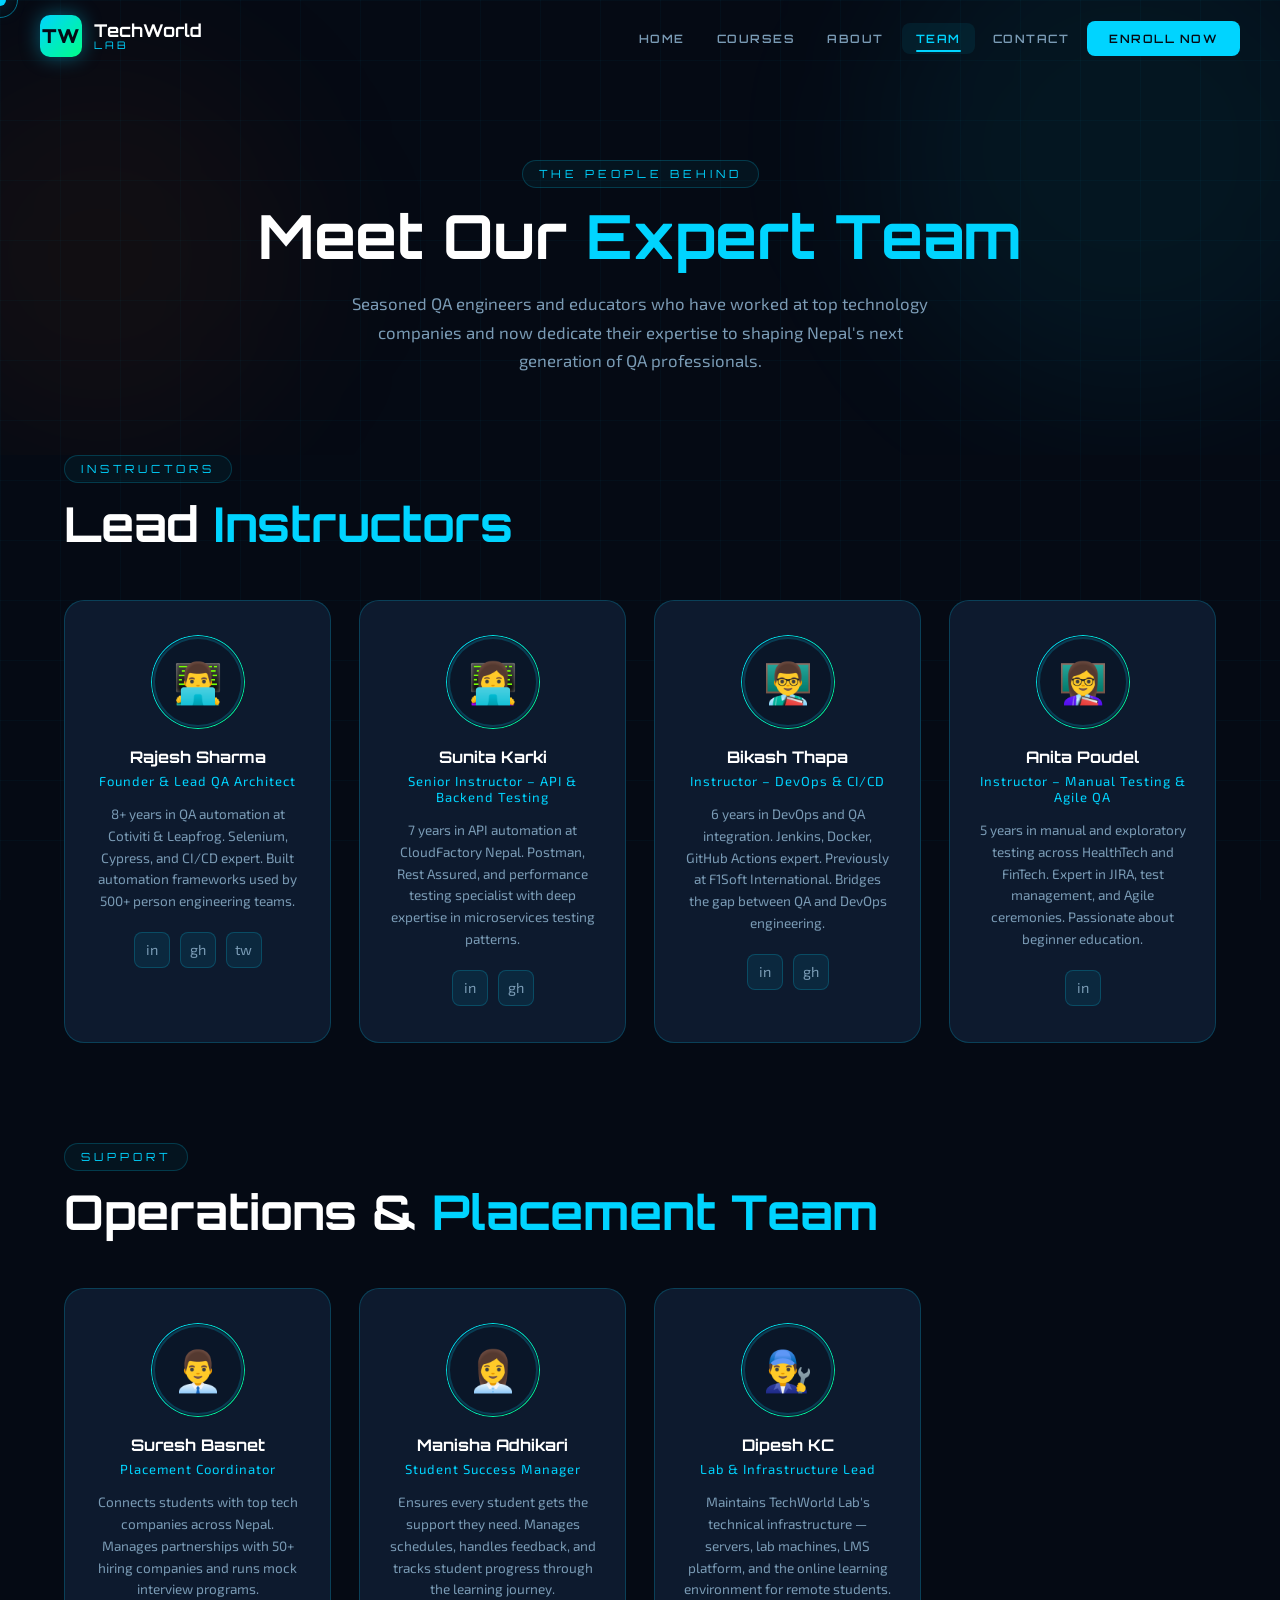
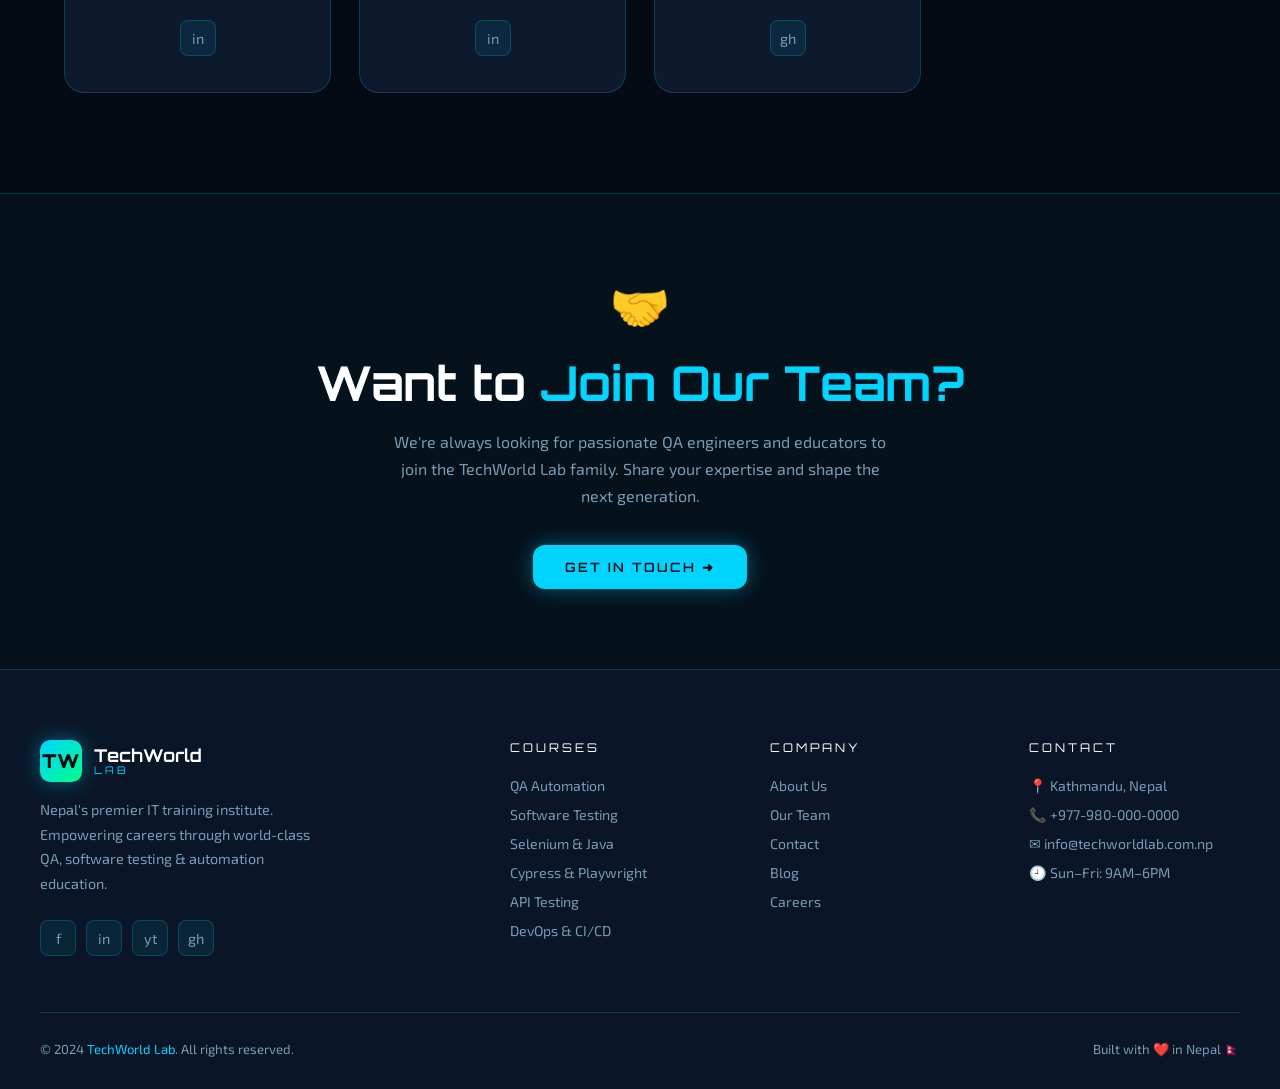
<file: team.html>
<!DOCTYPE html>
<html lang="en">
<head>
  <meta charset="UTF-8"/>
  <meta name="viewport" content="width=device-width, initial-scale=1.0"/>
  <title>Team – TechWorld Lab</title>
  <link rel="stylesheet" href="css/variables.css"/>
  <link rel="stylesheet" href="css/navbar.css"/>
  <link rel="stylesheet" href="css/sections.css"/>
</head>
<body data-page="team">

  <section style="padding:160px 24px 80px;position:relative;overflow:hidden;">
    <div class="orb orb-1"></div><div class="orb orb-2"></div>
    <div class="container" style="text-align:center;position:relative;z-index:1;">
      <div class="section-tag fade-in">The People Behind</div>
      <h1 class="section-title fade-in" style="font-size:clamp(2.2rem,5vw,3.8rem);">Meet Our <span>Expert Team</span></h1>
      <p class="section-subtitle fade-in" style="margin:0 auto;">Seasoned QA engineers and educators who have worked at top technology companies and now dedicate their expertise to shaping Nepal's next generation of QA professionals.</p>
    </div>
  </section>

  <!-- LEAD INSTRUCTORS -->
  <section class="section" style="padding-top:0;">
    <div class="container">
      <div class="fade-in" style="margin-bottom:48px;">
        <div class="section-tag">Instructors</div>
        <h2 class="section-title">Lead <span>Instructors</span></h2>
      </div>
      <div class="team-grid">
        <div class="team-card fade-in">
          <div class="team-avatar">👨‍💻</div>
          <div class="team-name">Rajesh Sharma</div>
          <div class="team-role">Founder & Lead QA Architect</div>
          <div class="team-bio">8+ years in QA automation at Cotiviti & Leapfrog. Selenium, Cypress, and CI/CD expert. Built automation frameworks used by 500+ person engineering teams.</div>
          <div class="team-socials">
            <a href="#" class="social-btn">in</a>
            <a href="#" class="social-btn">gh</a>
            <a href="#" class="social-btn">tw</a>
          </div>
        </div>
        <div class="team-card fade-in">
          <div class="team-avatar">👩‍💻</div>
          <div class="team-name">Sunita Karki</div>
          <div class="team-role">Senior Instructor – API & Backend Testing</div>
          <div class="team-bio">7 years in API automation at CloudFactory Nepal. Postman, Rest Assured, and performance testing specialist with deep expertise in microservices testing patterns.</div>
          <div class="team-socials">
            <a href="#" class="social-btn">in</a>
            <a href="#" class="social-btn">gh</a>
          </div>
        </div>
        <div class="team-card fade-in">
          <div class="team-avatar">👨‍🏫</div>
          <div class="team-name">Bikash Thapa</div>
          <div class="team-role">Instructor – DevOps & CI/CD</div>
          <div class="team-bio">6 years in DevOps and QA integration. Jenkins, Docker, GitHub Actions expert. Previously at F1Soft International. Bridges the gap between QA and DevOps engineering.</div>
          <div class="team-socials">
            <a href="#" class="social-btn">in</a>
            <a href="#" class="social-btn">gh</a>
          </div>
        </div>
        <div class="team-card fade-in">
          <div class="team-avatar">👩‍🏫</div>
          <div class="team-name">Anita Poudel</div>
          <div class="team-role">Instructor – Manual Testing & Agile QA</div>
          <div class="team-bio">5 years in manual and exploratory testing across HealthTech and FinTech. Expert in JIRA, test management, and Agile ceremonies. Passionate about beginner education.</div>
          <div class="team-socials">
            <a href="#" class="social-btn">in</a>
          </div>
        </div>
      </div>
    </div>
  </section>

  <!-- SUPPORT TEAM -->
  <section class="section" style="padding-top:0;">
    <div class="container">
      <div class="fade-in" style="margin-bottom:48px;">
        <div class="section-tag">Support</div>
        <h2 class="section-title">Operations & <span>Placement Team</span></h2>
      </div>
      <div class="team-grid">
        <div class="team-card fade-in">
          <div class="team-avatar">👨‍💼</div>
          <div class="team-name">Suresh Basnet</div>
          <div class="team-role">Placement Coordinator</div>
          <div class="team-bio">Connects students with top tech companies across Nepal. Manages partnerships with 50+ hiring companies and runs mock interview programs.</div>
          <div class="team-socials"><a href="#" class="social-btn">in</a></div>
        </div>
        <div class="team-card fade-in">
          <div class="team-avatar">👩‍💼</div>
          <div class="team-name">Manisha Adhikari</div>
          <div class="team-role">Student Success Manager</div>
          <div class="team-bio">Ensures every student gets the support they need. Manages schedules, handles feedback, and tracks student progress through the learning journey.</div>
          <div class="team-socials"><a href="#" class="social-btn">in</a></div>
        </div>
        <div class="team-card fade-in">
          <div class="team-avatar">👨‍🔧</div>
          <div class="team-name">Dipesh KC</div>
          <div class="team-role">Lab & Infrastructure Lead</div>
          <div class="team-bio">Maintains TechWorld Lab's technical infrastructure — servers, lab machines, LMS platform, and the online learning environment for remote students.</div>
          <div class="team-socials"><a href="#" class="social-btn">gh</a></div>
        </div>
      </div>
    </div>
  </section>

  <!-- JOIN TEAM CTA -->
  <section style="padding:80px 24px;background:rgba(0,212,255,0.03);border-top:1px solid var(--border);">
    <div class="container" style="text-align:center;">
      <div class="fade-in">
        <div style="font-size:3rem;margin-bottom:20px;">🤝</div>
        <h2 class="section-title">Want to <span>Join Our Team?</span></h2>
        <p style="color:var(--text-muted);max-width:500px;margin:0 auto 36px;line-height:1.7;">We're always looking for passionate QA engineers and educators to join the TechWorld Lab family. Share your expertise and shape the next generation.</p>
        <a href="contact.html" class="btn btn-primary">Get In Touch ➜</a>
      </div>
    </div>
  </section>

  <script src="js/components.js"></script>
</body>
</html>
</file>
<file: css/variables.css>
/* ===== TECHWORLD LAB - CSS VARIABLES & BASE ===== */
@import url('https://fonts.googleapis.com/css2?family=Orbitron:wght@400;600;700;900&family=Exo+2:wght@300;400;500;600&display=swap');

:root {
  --primary: #00d4ff;
  --primary-dark: #0099bb;
  --secondary: #ff6b00;
  --accent: #00ff88;
  --bg-dark: #050a14;
  --bg-card: #0d1a2e;
  --bg-card2: #0a1628;
  --border: rgba(0, 212, 255, 0.2);
  --text-main: #e8f4fd;
  --text-muted: #7a9bb5;
  --text-bright: #ffffff;
  --glow: 0 0 20px rgba(0, 212, 255, 0.4);
  --glow-strong: 0 0 40px rgba(0, 212, 255, 0.7);
  --font-display: 'Orbitron', monospace;
  --font-body: 'Exo 2', sans-serif;
  --radius: 12px;
  --radius-lg: 20px;
  --transition: all 0.3s cubic-bezier(0.4, 0, 0.2, 1);
}

*, *::before, *::after { box-sizing: border-box; margin: 0; padding: 0; }

html { scroll-behavior: smooth; }

body {
  font-family: var(--font-body);
  background: var(--bg-dark);
  color: var(--text-main);
  overflow-x: hidden;
  cursor: none;
}

/* Custom Cursor */
.cursor {
  width: 12px; height: 12px;
  background: var(--primary);
  border-radius: 50%;
  position: fixed; top: 0; left: 0;
  pointer-events: none; z-index: 9999;
  transition: transform 0.1s ease;
  box-shadow: var(--glow);
}
.cursor-ring {
  width: 36px; height: 36px;
  border: 1.5px solid var(--primary);
  border-radius: 50%;
  position: fixed; top: 0; left: 0;
  pointer-events: none; z-index: 9998;
  transition: transform 0.15s ease, opacity 0.3s;
  opacity: 0.5;
}

/* Scrollbar */
::-webkit-scrollbar { width: 6px; }
::-webkit-scrollbar-track { background: var(--bg-dark); }
::-webkit-scrollbar-thumb { background: var(--primary); border-radius: 3px; }

/* Utility */
.container { max-width: 1200px; margin: 0 auto; padding: 0 24px; }
.section { padding: 100px 0; }
.section-tag {
  display: inline-block;
  font-family: var(--font-display);
  font-size: 0.7rem;
  letter-spacing: 4px;
  color: var(--primary);
  text-transform: uppercase;
  margin-bottom: 12px;
  padding: 6px 16px;
  border: 1px solid var(--border);
  border-radius: 100px;
  background: rgba(0,212,255,0.05);
}
.section-title {
  font-family: var(--font-display);
  font-size: clamp(1.8rem, 4vw, 3rem);
  font-weight: 700;
  color: var(--text-bright);
  line-height: 1.2;
  margin-bottom: 16px;
}
.section-title span { color: var(--primary); }
.section-subtitle {
  font-size: 1.05rem;
  color: var(--text-muted);
  max-width: 600px;
  line-height: 1.7;
  margin-bottom: 60px;
}
.btn {
  display: inline-flex; align-items: center; gap: 8px;
  padding: 14px 32px;
  font-family: var(--font-display);
  font-size: 0.8rem;
  font-weight: 600;
  letter-spacing: 2px;
  text-transform: uppercase;
  text-decoration: none;
  border: none; cursor: pointer;
  border-radius: var(--radius);
  transition: var(--transition);
}
.btn-primary {
  background: var(--primary);
  color: var(--bg-dark);
  box-shadow: var(--glow);
}
.btn-primary:hover {
  background: var(--text-bright);
  box-shadow: var(--glow-strong);
  transform: translateY(-2px);
}
.btn-outline {
  background: transparent;
  color: var(--primary);
  border: 1.5px solid var(--primary);
}
.btn-outline:hover {
  background: rgba(0,212,255,0.1);
  transform: translateY(-2px);
  box-shadow: var(--glow);
}

/* Grid BG */
.grid-bg {
  position: fixed; inset: 0; z-index: 0; pointer-events: none;
  background-image:
    linear-gradient(rgba(0,212,255,0.03) 1px, transparent 1px),
    linear-gradient(90deg, rgba(0,212,255,0.03) 1px, transparent 1px);
  background-size: 60px 60px;
}

/* Glow orbs */
.orb {
  position: absolute; border-radius: 50%;
  filter: blur(80px); pointer-events: none; z-index: 0;
}
.orb-1 { width: 500px; height: 500px; background: rgba(0,212,255,0.06); top: -100px; right: -100px; }
.orb-2 { width: 400px; height: 400px; background: rgba(255,107,0,0.05); bottom: 0; left: -100px; }
.orb-3 { width: 300px; height: 300px; background: rgba(0,255,136,0.04); top: 50%; left: 50%; }

/* Fade-in animation */
.fade-in { opacity: 0; transform: translateY(30px); transition: opacity 0.7s ease, transform 0.7s ease; }
.fade-in.visible { opacity: 1; transform: translateY(0); }

/* Card base */
.card {
  background: var(--bg-card);
  border: 1px solid var(--border);
  border-radius: var(--radius-lg);
  padding: 32px;
  transition: var(--transition);
  position: relative;
  overflow: hidden;
}
.card:hover {
  border-color: var(--primary);
  box-shadow: var(--glow);
  transform: translateY(-4px);
}
.card::before {
  content: '';
  position: absolute; inset: 0;
  background: linear-gradient(135deg, rgba(0,212,255,0.03), transparent);
  opacity: 0; transition: opacity 0.3s;
}
.card:hover::before { opacity: 1; }
</file>
<file: css/navbar.css>
/* ===== NAVBAR ===== */
.navbar {
  position: fixed; top: 0; left: 0; right: 0;
  z-index: 1000;
  padding: 0 24px;
  transition: var(--transition);
}
.navbar.scrolled {
  background: rgba(5, 10, 20, 0.92);
  backdrop-filter: blur(20px);
  border-bottom: 1px solid var(--border);
  box-shadow: 0 4px 30px rgba(0,0,0,0.5);
}
.nav-inner {
  max-width: 1200px; margin: 0 auto;
  display: flex; align-items: center; justify-content: space-between;
  height: 72px;
}
.nav-logo {
  display: flex; align-items: center; gap: 12px;
  text-decoration: none;
}
.logo-icon {
  width: 42px; height: 42px;
  background: linear-gradient(135deg, var(--primary), var(--accent));
  border-radius: 10px;
  display: flex; align-items: center; justify-content: center;
  font-size: 1.2rem;
  box-shadow: var(--glow);
  font-weight: 900;
  color: var(--bg-dark);
  font-family: var(--font-display);
}
.logo-text {
  font-family: var(--font-display);
  font-size: 1.1rem;
  font-weight: 700;
  color: var(--text-bright);
  line-height: 1.1;
}
.logo-text span { color: var(--primary); display: block; font-size: 0.65rem; letter-spacing: 3px; font-weight: 400; }

.nav-links {
  display: flex; align-items: center; gap: 4px;
  list-style: none;
}
.nav-links a {
  font-family: var(--font-display);
  font-size: 0.72rem;
  letter-spacing: 1.5px;
  font-weight: 600;
  text-transform: uppercase;
  text-decoration: none;
  color: var(--text-muted);
  padding: 8px 14px;
  border-radius: 8px;
  transition: var(--transition);
  position: relative;
}
.nav-links a::after {
  content: '';
  position: absolute; bottom: 2px; left: 50%; right: 50%;
  height: 2px; background: var(--primary);
  border-radius: 2px;
  transition: var(--transition);
}
.nav-links a:hover, .nav-links a.active {
  color: var(--primary);
  background: rgba(0,212,255,0.08);
}
.nav-links a:hover::after, .nav-links a.active::after {
  left: 14px; right: 14px;
}
.nav-cta {
  padding: 10px 22px !important;
  background: var(--primary) !important;
  color: var(--bg-dark) !important;
  border-radius: 8px !important;
}
.nav-cta::after { display: none !important; }
.nav-cta:hover { background: var(--text-bright) !important; }

.nav-toggle {
  display: none; flex-direction: column; gap: 5px;
  cursor: pointer; padding: 8px; background: none; border: none;
}
.nav-toggle span {
  width: 24px; height: 2px;
  background: var(--primary);
  border-radius: 2px;
  transition: var(--transition);
  display: block;
}
.nav-toggle.open span:nth-child(1) { transform: rotate(45deg) translate(5px, 5px); }
.nav-toggle.open span:nth-child(2) { opacity: 0; }
.nav-toggle.open span:nth-child(3) { transform: rotate(-45deg) translate(5px, -5px); }

@media (max-width: 900px) {
  .nav-toggle { display: flex; }
  .nav-links {
    position: fixed; top: 72px; left: 0; right: 0;
    background: rgba(5,10,20,0.97); backdrop-filter: blur(20px);
    flex-direction: column; padding: 24px;
    border-bottom: 1px solid var(--border);
    transform: translateY(-120%); opacity: 0;
    transition: var(--transition);
    gap: 8px;
  }
  .nav-links.open { transform: translateY(0); opacity: 1; }
  .nav-links a { width: 100%; padding: 14px 20px; font-size: 0.85rem; }
}
</file>
<file: css/sections.css>
/* ===== HERO ===== */
.hero {
  min-height: 100vh;
  display: flex; align-items: center;
  position: relative; overflow: hidden;
  padding: 100px 24px 60px;
}
.hero-inner {
  max-width: 1200px; margin: 0 auto;
  display: grid; grid-template-columns: 1fr 1fr;
  gap: 80px; align-items: center;
  position: relative; z-index: 1;
}
.hero-badge {
  display: inline-flex; align-items: center; gap: 8px;
  padding: 8px 18px;
  background: rgba(0,212,255,0.08);
  border: 1px solid var(--border);
  border-radius: 100px;
  font-size: 0.78rem;
  color: var(--primary);
  font-family: var(--font-display);
  letter-spacing: 2px;
  margin-bottom: 28px;
  animation: fadeDown 0.8s ease both;
}
.hero-badge .dot { width: 6px; height: 6px; background: var(--accent); border-radius: 50%; animation: pulse 2s infinite; }
@keyframes pulse { 0%,100%{opacity:1;transform:scale(1)} 50%{opacity:0.5;transform:scale(1.4)} }
@keyframes fadeDown { from{opacity:0;transform:translateY(-20px)} to{opacity:1;transform:translateY(0)} }

.hero-title {
  font-family: var(--font-display);
  font-size: clamp(2.4rem, 5vw, 4rem);
  font-weight: 900;
  color: var(--text-bright);
  line-height: 1.1;
  margin-bottom: 24px;
  animation: fadeUp 0.9s 0.2s ease both;
}
.hero-title .line-primary { color: var(--primary); }
.hero-title .line-accent { color: var(--accent); }
@keyframes fadeUp { from{opacity:0;transform:translateY(30px)} to{opacity:1;transform:translateY(0)} }

.hero-desc {
  font-size: 1.05rem; line-height: 1.8;
  color: var(--text-muted); max-width: 500px;
  margin-bottom: 40px;
  animation: fadeUp 0.9s 0.35s ease both;
}
.hero-actions {
  display: flex; gap: 16px; flex-wrap: wrap;
  animation: fadeUp 0.9s 0.5s ease both;
}
.hero-stats {
  display: flex; gap: 40px; margin-top: 56px;
  animation: fadeUp 0.9s 0.65s ease both;
}
.stat-item { text-align: left; }
.stat-num {
  font-family: var(--font-display);
  font-size: 2rem; font-weight: 900;
  color: var(--primary);
  line-height: 1;
}
.stat-num span { color: var(--accent); }
.stat-label { font-size: 0.8rem; color: var(--text-muted); letter-spacing: 1px; margin-top: 4px; }

/* Hero Visual */
.hero-visual {
  position: relative;
  display: flex; align-items: center; justify-content: center;
  animation: fadeUp 1s 0.4s ease both;
}
.hero-ring {
  width: 420px; height: 420px;
  border-radius: 50%;
  border: 1px solid rgba(0,212,255,0.15);
  display: flex; align-items: center; justify-content: center;
  position: relative;
  animation: spin 25s linear infinite;
}
.hero-ring-inner {
  width: 320px; height: 320px;
  border-radius: 50%;
  border: 1px solid rgba(0,255,136,0.1);
  display: flex; align-items: center; justify-content: center;
  animation: spin 18s linear infinite reverse;
}
.hero-core {
  width: 220px; height: 220px;
  background: linear-gradient(135deg, var(--bg-card), var(--bg-card2));
  border-radius: 50%;
  border: 2px solid var(--border);
  display: flex; align-items: center; justify-content: center;
  flex-direction: column; gap: 8px;
  box-shadow: var(--glow-strong), inset 0 0 40px rgba(0,212,255,0.05);
  animation: none;
}
.hero-core-icon { font-size: 3rem; }
.hero-core-text {
  font-family: var(--font-display);
  font-size: 0.65rem; letter-spacing: 3px;
  color: var(--primary); font-weight: 700;
}
@keyframes spin { from{transform:rotate(0deg)} to{transform:rotate(360deg)} }

.orbit-dot {
  position: absolute;
  width: 10px; height: 10px;
  border-radius: 50%;
  background: var(--primary);
  box-shadow: var(--glow);
  animation: none;
}
.orbit-dot:nth-child(1) { top: 20px; left: 50%; transform: translateX(-50%); background: var(--accent); }
.orbit-dot:nth-child(2) { bottom: 20px; right: 20px; }
.orbit-dot:nth-child(3) { top: 50%; left: 20px; transform: translateY(-50%); background: var(--secondary); }

.floating-chip {
  position: absolute;
  background: var(--bg-card);
  border: 1px solid var(--border);
  border-radius: 10px;
  padding: 10px 16px;
  font-size: 0.75rem;
  font-family: var(--font-display);
  color: var(--primary);
  letter-spacing: 1px;
  animation: float 4s ease-in-out infinite;
  white-space: nowrap;
}
.chip-1 { top: 30px; left: -40px; animation-delay: 0s; }
.chip-2 { bottom: 60px; right: -50px; animation-delay: 1.5s; color: var(--accent); border-color: rgba(0,255,136,0.3); }
.chip-3 { top: 50%; left: -60px; animation-delay: 0.8s; color: var(--secondary); border-color: rgba(255,107,0,0.3); }
@keyframes float { 0%,100%{transform:translateY(0)} 50%{transform:translateY(-10px)} }

/* ===== COURSES ===== */
.courses-grid {
  display: grid;
  grid-template-columns: repeat(auto-fill, minmax(340px, 1fr));
  gap: 28px;
}
.course-card {
  background: var(--bg-card);
  border: 1px solid var(--border);
  border-radius: var(--radius-lg);
  overflow: hidden;
  transition: var(--transition);
  cursor: pointer;
}
.course-card:hover {
  border-color: var(--primary);
  box-shadow: var(--glow);
  transform: translateY(-6px);
}
.course-header {
  padding: 28px 28px 20px;
  display: flex; align-items: flex-start; justify-content: space-between;
  gap: 16px;
}
.course-icon-wrap {
  width: 56px; height: 56px;
  border-radius: 14px;
  display: flex; align-items: center; justify-content: center;
  font-size: 1.5rem;
  flex-shrink: 0;
}
.course-badge {
  font-family: var(--font-display);
  font-size: 0.62rem;
  letter-spacing: 2px;
  padding: 5px 12px;
  border-radius: 100px;
  font-weight: 600;
}
.badge-hot { background: rgba(255,107,0,0.15); color: var(--secondary); border: 1px solid rgba(255,107,0,0.3); }
.badge-new { background: rgba(0,255,136,0.1); color: var(--accent); border: 1px solid rgba(0,255,136,0.3); }
.badge-top { background: rgba(0,212,255,0.1); color: var(--primary); border: 1px solid var(--border); }

.course-body { padding: 0 28px 28px; }
.course-title {
  font-family: var(--font-display);
  font-size: 1.05rem; font-weight: 700;
  color: var(--text-bright); margin-bottom: 10px;
}
.course-desc { font-size: 0.88rem; color: var(--text-muted); line-height: 1.65; margin-bottom: 20px; }
.course-tags { display: flex; flex-wrap: wrap; gap: 8px; margin-bottom: 24px; }
.tag {
  font-size: 0.72rem; padding: 4px 12px;
  background: rgba(0,212,255,0.06);
  border: 1px solid rgba(0,212,255,0.15);
  border-radius: 6px; color: var(--text-muted);
  font-family: var(--font-display); letter-spacing: 0.5px;
}
.course-footer {
  display: flex; align-items: center; justify-content: space-between;
  padding: 18px 28px;
  border-top: 1px solid var(--border);
  background: rgba(0,0,0,0.15);
}
.course-meta { display: flex; align-items: center; gap: 16px; }
.meta-item { display: flex; align-items: center; gap: 6px; font-size: 0.8rem; color: var(--text-muted); }
.meta-item i { color: var(--primary); font-size: 0.85rem; }
.course-price {
  font-family: var(--font-display);
  font-size: 1.1rem; font-weight: 700;
  color: var(--accent);
}

/* Course filter */
.filter-tabs {
  display: flex; gap: 8px; flex-wrap: wrap;
  margin-bottom: 48px;
}
.filter-tab {
  padding: 9px 20px;
  font-family: var(--font-display);
  font-size: 0.72rem; letter-spacing: 1.5px;
  font-weight: 600; text-transform: uppercase;
  background: transparent;
  border: 1px solid var(--border);
  border-radius: 8px;
  color: var(--text-muted);
  cursor: pointer;
  transition: var(--transition);
}
.filter-tab:hover, .filter-tab.active {
  background: rgba(0,212,255,0.1);
  border-color: var(--primary);
  color: var(--primary);
}

/* ===== ABOUT ===== */
.about-grid {
  display: grid; grid-template-columns: 1fr 1fr;
  gap: 80px; align-items: center;
}
.about-visual {
  position: relative;
}
.about-img-frame {
  width: 100%; aspect-ratio: 1;
  max-width: 460px;
  background: linear-gradient(135deg, var(--bg-card), var(--bg-card2));
  border: 1px solid var(--border);
  border-radius: var(--radius-lg);
  display: flex; align-items: center; justify-content: center;
  position: relative; overflow: hidden;
  box-shadow: var(--glow);
}
.about-img-frame::before {
  content: '';
  position: absolute; inset: 0;
  background: linear-gradient(135deg, rgba(0,212,255,0.05), transparent 60%);
}
.about-big-icon { font-size: 8rem; opacity: 0.15; }
.about-cards-float {
  position: absolute; right: -30px; top: 50%;
  transform: translateY(-50%);
  display: flex; flex-direction: column; gap: 12px;
}
.mini-card {
  background: var(--bg-card);
  border: 1px solid var(--border);
  border-radius: 12px;
  padding: 14px 18px;
  display: flex; align-items: center; gap: 12px;
  box-shadow: 0 8px 30px rgba(0,0,0,0.3);
  animation: float 5s ease-in-out infinite;
  min-width: 180px;
}
.mini-card:nth-child(2) { animation-delay: 1.2s; }
.mini-card:nth-child(3) { animation-delay: 2.4s; }
.mini-card-icon { font-size: 1.5rem; }
.mini-card-info { line-height: 1.2; }
.mini-card-val { font-family: var(--font-display); font-size: 1.1rem; font-weight: 700; color: var(--primary); }
.mini-card-lbl { font-size: 0.75rem; color: var(--text-muted); }

.about-features { list-style: none; display: flex; flex-direction: column; gap: 16px; margin: 32px 0; }
.about-features li {
  display: flex; align-items: flex-start; gap: 14px;
  font-size: 0.95rem; color: var(--text-muted); line-height: 1.6;
}
.check-icon {
  width: 22px; height: 22px; flex-shrink: 0;
  background: rgba(0,255,136,0.1);
  border: 1px solid rgba(0,255,136,0.3);
  border-radius: 6px;
  display: flex; align-items: center; justify-content: center;
  color: var(--accent); font-size: 0.75rem; margin-top: 2px;
}

/* ===== TEAM ===== */
.team-grid {
  display: grid; grid-template-columns: repeat(auto-fill, minmax(260px, 1fr));
  gap: 28px;
}
.team-card {
  background: var(--bg-card);
  border: 1px solid var(--border);
  border-radius: var(--radius-lg);
  padding: 36px 28px;
  text-align: center;
  transition: var(--transition);
}
.team-card:hover {
  border-color: var(--primary);
  box-shadow: var(--glow);
  transform: translateY(-6px);
}
.team-avatar {
  width: 90px; height: 90px;
  border-radius: 50%;
  margin: 0 auto 20px;
  display: flex; align-items: center; justify-content: center;
  font-size: 2.5rem;
  border: 2px solid var(--border);
  background: var(--bg-card2);
  position: relative;
}
.team-avatar::after {
  content: '';
  position: absolute; inset: -4px;
  border-radius: 50%;
  border: 1px solid transparent;
  background: linear-gradient(135deg, var(--primary), var(--accent)) border-box;
  -webkit-mask: linear-gradient(#fff 0 0) padding-box, linear-gradient(#fff 0 0);
  -webkit-mask-composite: destination-out;
  mask-composite: exclude;
}
.team-name { font-family: var(--font-display); font-size: 1rem; font-weight: 700; color: var(--text-bright); margin-bottom: 6px; }
.team-role { font-size: 0.82rem; color: var(--primary); margin-bottom: 14px; letter-spacing: 1px; }
.team-bio { font-size: 0.85rem; color: var(--text-muted); line-height: 1.6; margin-bottom: 20px; }
.team-socials { display: flex; justify-content: center; gap: 10px; }
.social-btn {
  width: 36px; height: 36px;
  background: rgba(0,212,255,0.08);
  border: 1px solid var(--border);
  border-radius: 8px;
  display: flex; align-items: center; justify-content: center;
  color: var(--text-muted); font-size: 0.9rem;
  text-decoration: none; transition: var(--transition);
}
.social-btn:hover { background: var(--primary); color: var(--bg-dark); border-color: var(--primary); }

/* ===== TESTIMONIALS ===== */
.testimonials-grid {
  display: grid; grid-template-columns: repeat(auto-fill, minmax(340px, 1fr));
  gap: 24px;
}
.testimonial-card {
  background: var(--bg-card);
  border: 1px solid var(--border);
  border-radius: var(--radius-lg);
  padding: 32px;
  transition: var(--transition);
}
.testimonial-card:hover { border-color: var(--primary); box-shadow: var(--glow); }
.stars { color: #ffc107; letter-spacing: 2px; margin-bottom: 16px; }
.testimonial-text { font-size: 0.95rem; color: var(--text-muted); line-height: 1.7; margin-bottom: 24px; font-style: italic; }
.testimonial-author { display: flex; align-items: center; gap: 14px; }
.author-avatar {
  width: 46px; height: 46px; border-radius: 50%;
  background: var(--bg-card2); border: 1px solid var(--border);
  display: flex; align-items: center; justify-content: center;
  font-size: 1.4rem;
}
.author-name { font-family: var(--font-display); font-size: 0.88rem; font-weight: 700; color: var(--text-bright); }
.author-role { font-size: 0.78rem; color: var(--text-muted); margin-top: 2px; }

/* ===== CONTACT ===== */
.contact-grid {
  display: grid; grid-template-columns: 1fr 1.4fr;
  gap: 60px; align-items: start;
}
.contact-info-cards { display: flex; flex-direction: column; gap: 16px; margin-bottom: 36px; }
.contact-info-card {
  background: var(--bg-card);
  border: 1px solid var(--border);
  border-radius: var(--radius);
  padding: 20px 24px;
  display: flex; align-items: center; gap: 16px;
}
.contact-info-icon {
  width: 44px; height: 44px;
  border-radius: 10px;
  background: rgba(0,212,255,0.1);
  border: 1px solid var(--border);
  display: flex; align-items: center; justify-content: center;
  font-size: 1.1rem; color: var(--primary); flex-shrink: 0;
}
.contact-info-label { font-size: 0.75rem; color: var(--text-muted); margin-bottom: 4px; font-family: var(--font-display); letter-spacing: 1px; }
.contact-info-val { font-size: 0.92rem; color: var(--text-bright); font-weight: 500; }

.contact-form {
  background: var(--bg-card);
  border: 1px solid var(--border);
  border-radius: var(--radius-lg);
  padding: 40px;
}
.form-title { font-family: var(--font-display); font-size: 1.2rem; font-weight: 700; color: var(--text-bright); margin-bottom: 28px; }
.form-row { display: grid; grid-template-columns: 1fr 1fr; gap: 16px; }
.form-group { display: flex; flex-direction: column; gap: 8px; margin-bottom: 20px; }
.form-label { font-size: 0.78rem; font-family: var(--font-display); letter-spacing: 1.5px; color: var(--text-muted); text-transform: uppercase; }
.form-input, .form-select, .form-textarea {
  background: var(--bg-dark);
  border: 1px solid var(--border);
  border-radius: var(--radius);
  padding: 14px 18px;
  font-family: var(--font-body);
  font-size: 0.95rem;
  color: var(--text-main);
  transition: var(--transition);
  outline: none;
  width: 100%;
}
.form-input:focus, .form-select:focus, .form-textarea:focus {
  border-color: var(--primary);
  box-shadow: 0 0 0 3px rgba(0,212,255,0.08);
}
.form-textarea { resize: vertical; min-height: 120px; }
.form-select option { background: var(--bg-dark); }
.form-submit { width: 100%; padding: 16px; font-size: 0.85rem; margin-top: 8px; }

/* ===== FOOTER ===== */
.footer {
  background: var(--bg-card2);
  border-top: 1px solid var(--border);
  padding: 70px 24px 32px;
}
.footer-grid {
  max-width: 1200px; margin: 0 auto;
  display: grid; grid-template-columns: 2fr 1fr 1fr 1fr;
  gap: 48px; margin-bottom: 56px;
}
.footer-brand p { font-size: 0.9rem; color: var(--text-muted); line-height: 1.7; margin-top: 16px; max-width: 280px; }
.footer-socials { display: flex; gap: 10px; margin-top: 24px; }
.footer-col-title { font-family: var(--font-display); font-size: 0.75rem; letter-spacing: 3px; color: var(--text-bright); margin-bottom: 20px; text-transform: uppercase; }
.footer-links { list-style: none; display: flex; flex-direction: column; gap: 10px; }
.footer-links a { font-size: 0.88rem; color: var(--text-muted); text-decoration: none; transition: var(--transition); }
.footer-links a:hover { color: var(--primary); padding-left: 6px; }
.footer-bottom {
  max-width: 1200px; margin: 0 auto;
  display: flex; align-items: center; justify-content: space-between;
  padding-top: 28px; border-top: 1px solid var(--border);
  font-size: 0.82rem; color: var(--text-muted);
  flex-wrap: wrap; gap: 12px;
}
.footer-bottom span { color: var(--primary); }

/* ===== MODAL ===== */
.modal-overlay {
  position: fixed; inset: 0; z-index: 2000;
  background: rgba(0,0,0,0.85); backdrop-filter: blur(10px);
  display: flex; align-items: center; justify-content: center;
  padding: 24px; opacity: 0; pointer-events: none; transition: opacity 0.3s;
}
.modal-overlay.open { opacity: 1; pointer-events: all; }
.modal {
  background: var(--bg-card);
  border: 1px solid var(--border);
  border-radius: var(--radius-lg);
  padding: 48px;
  max-width: 560px; width: 100%;
  transform: scale(0.9); transition: transform 0.3s;
  position: relative;
}
.modal-overlay.open .modal { transform: scale(1); }
.modal-close {
  position: absolute; top: 20px; right: 20px;
  background: rgba(0,212,255,0.08); border: 1px solid var(--border);
  border-radius: 8px; width: 36px; height: 36px;
  display: flex; align-items: center; justify-content: center;
  cursor: pointer; color: var(--text-muted); font-size: 1.1rem;
  transition: var(--transition);
}
.modal-close:hover { background: var(--primary); color: var(--bg-dark); }

/* ===== TOAST ===== */
.toast {
  position: fixed; bottom: 32px; right: 32px; z-index: 3000;
  background: var(--bg-card);
  border: 1px solid var(--accent);
  border-radius: var(--radius);
  padding: 16px 24px;
  display: flex; align-items: center; gap: 12px;
  font-size: 0.9rem; color: var(--text-bright);
  box-shadow: 0 8px 30px rgba(0,0,0,0.4);
  transform: translateY(100px); opacity: 0;
  transition: all 0.4s cubic-bezier(0.4, 0, 0.2, 1);
  pointer-events: none;
}
.toast.show { transform: translateY(0); opacity: 1; pointer-events: all; }
.toast-icon { font-size: 1.2rem; color: var(--accent); }

/* ===== RESPONSIVE ===== */
@media (max-width: 1024px) {
  .hero-inner { grid-template-columns: 1fr; text-align: center; gap: 60px; }
  .hero-desc { margin: 0 auto 40px; }
  .hero-actions { justify-content: center; }
  .hero-stats { justify-content: center; }
  .hero-visual { order: -1; }
  .about-grid { grid-template-columns: 1fr; }
  .about-img-frame { max-width: 100%; }
  .contact-grid { grid-template-columns: 1fr; }
  .footer-grid { grid-template-columns: 1fr 1fr; }
}
@media (max-width: 640px) {
  .section { padding: 70px 0; }
  .form-row { grid-template-columns: 1fr; }
  .hero-ring { width: 280px; height: 280px; }
  .hero-ring-inner { width: 210px; height: 210px; }
  .hero-core { width: 150px; height: 150px; }
  .hero-core-icon { font-size: 2rem; }
  .footer-grid { grid-template-columns: 1fr; }
  .footer-bottom { flex-direction: column; text-align: center; }
  .courses-grid { grid-template-columns: 1fr; }
  .team-grid { grid-template-columns: 1fr 1fr; }
}
</file>
